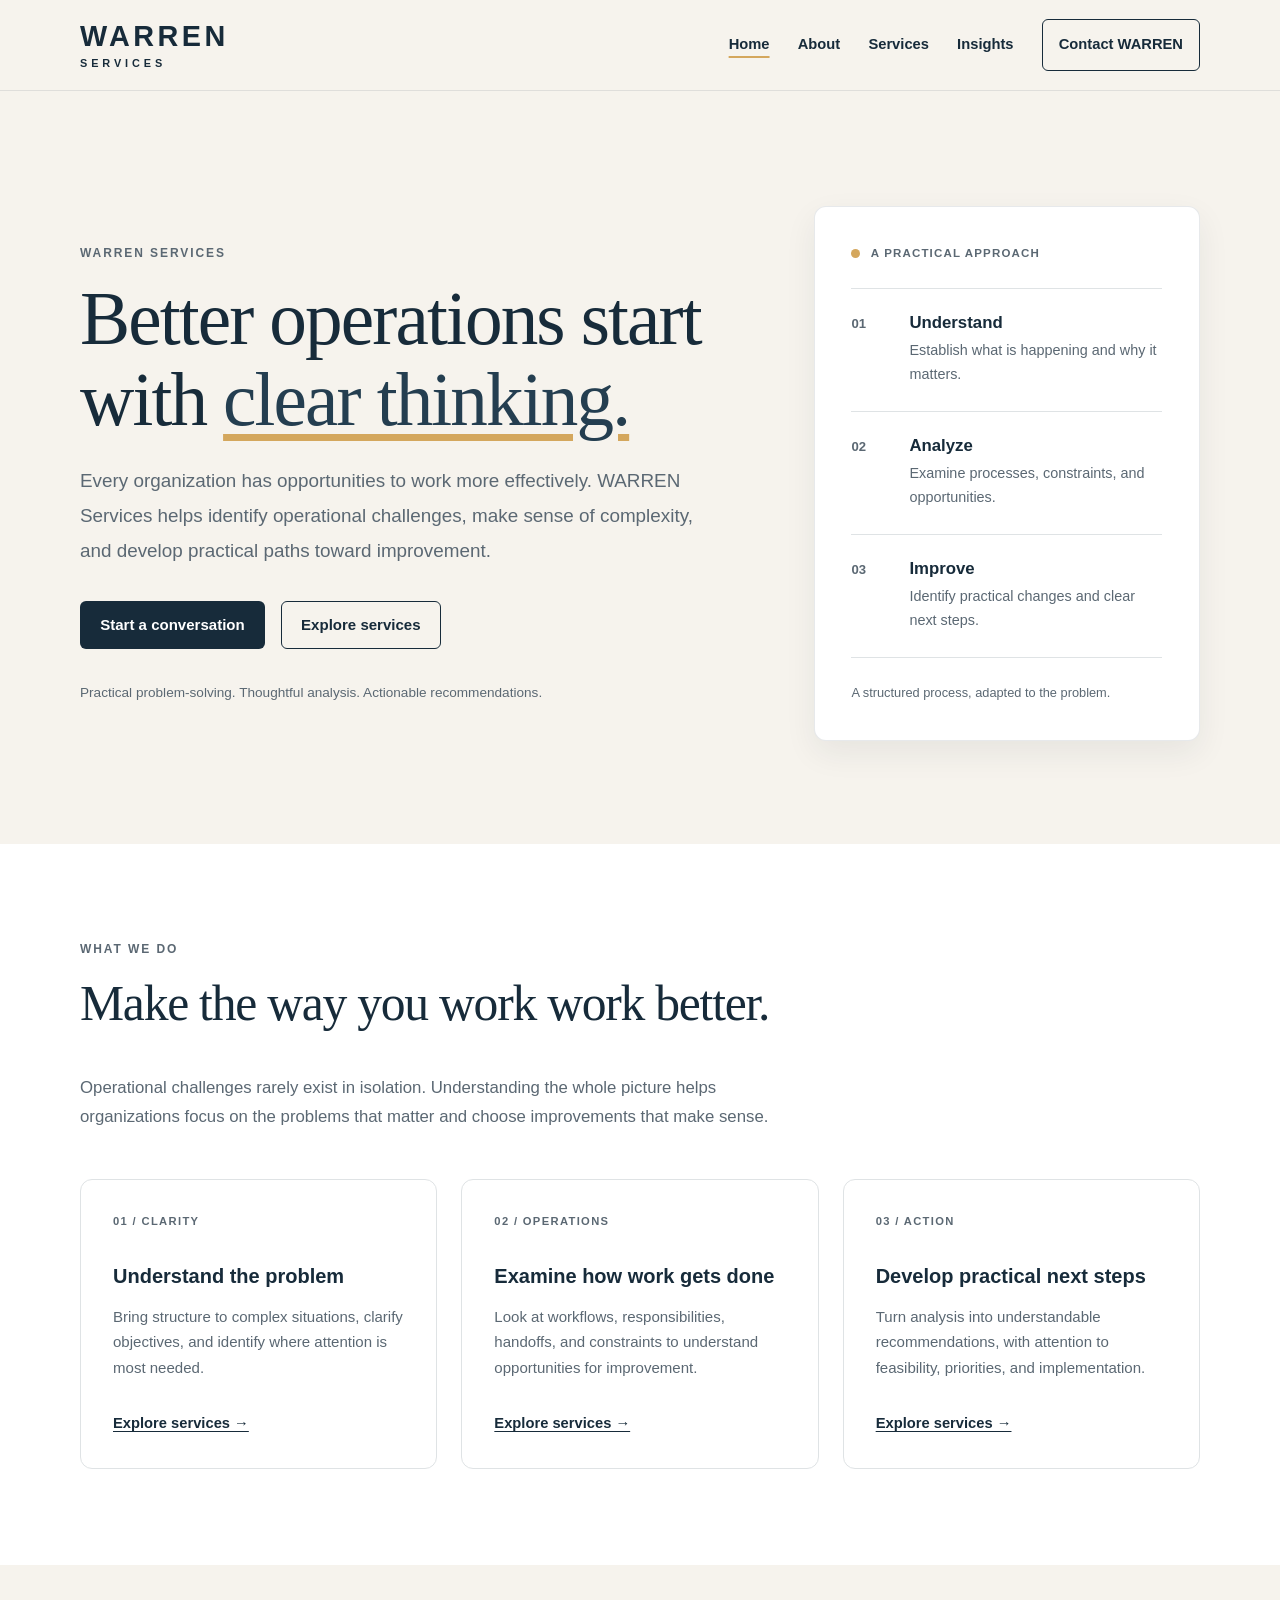
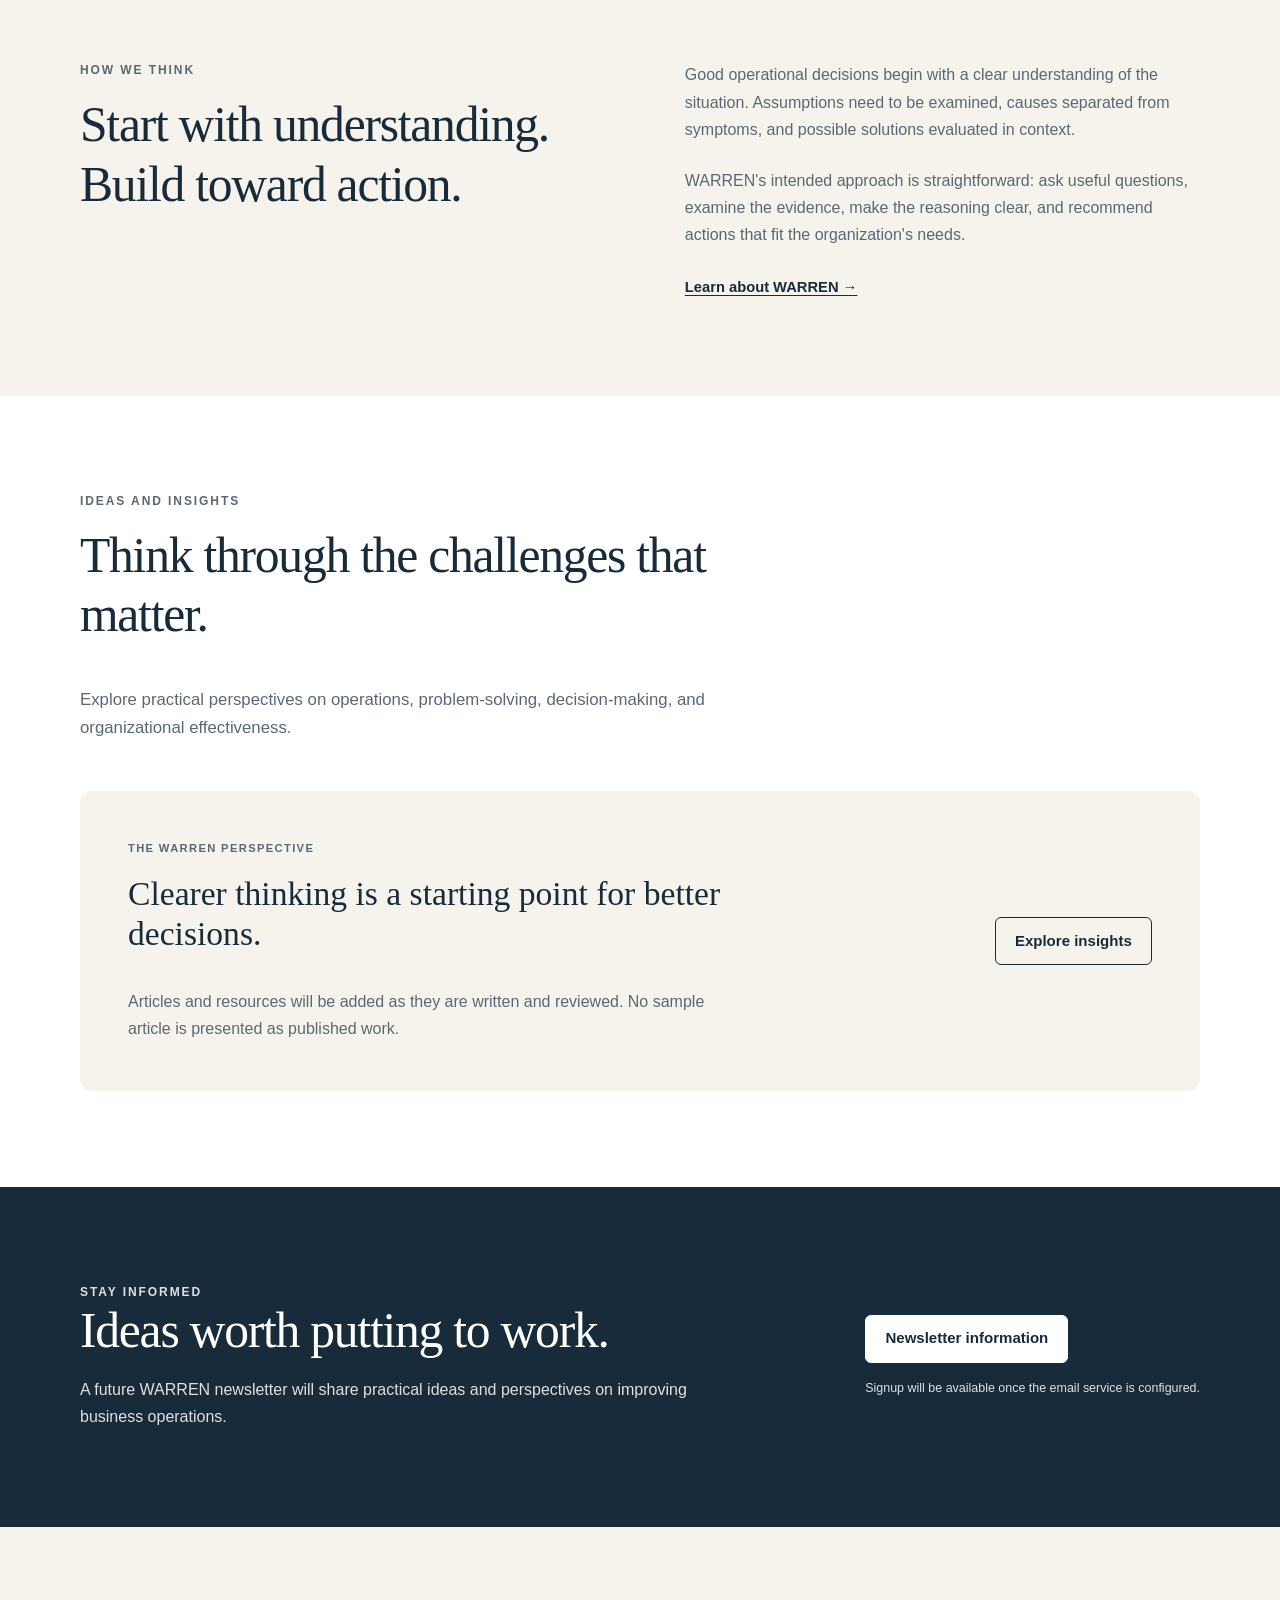
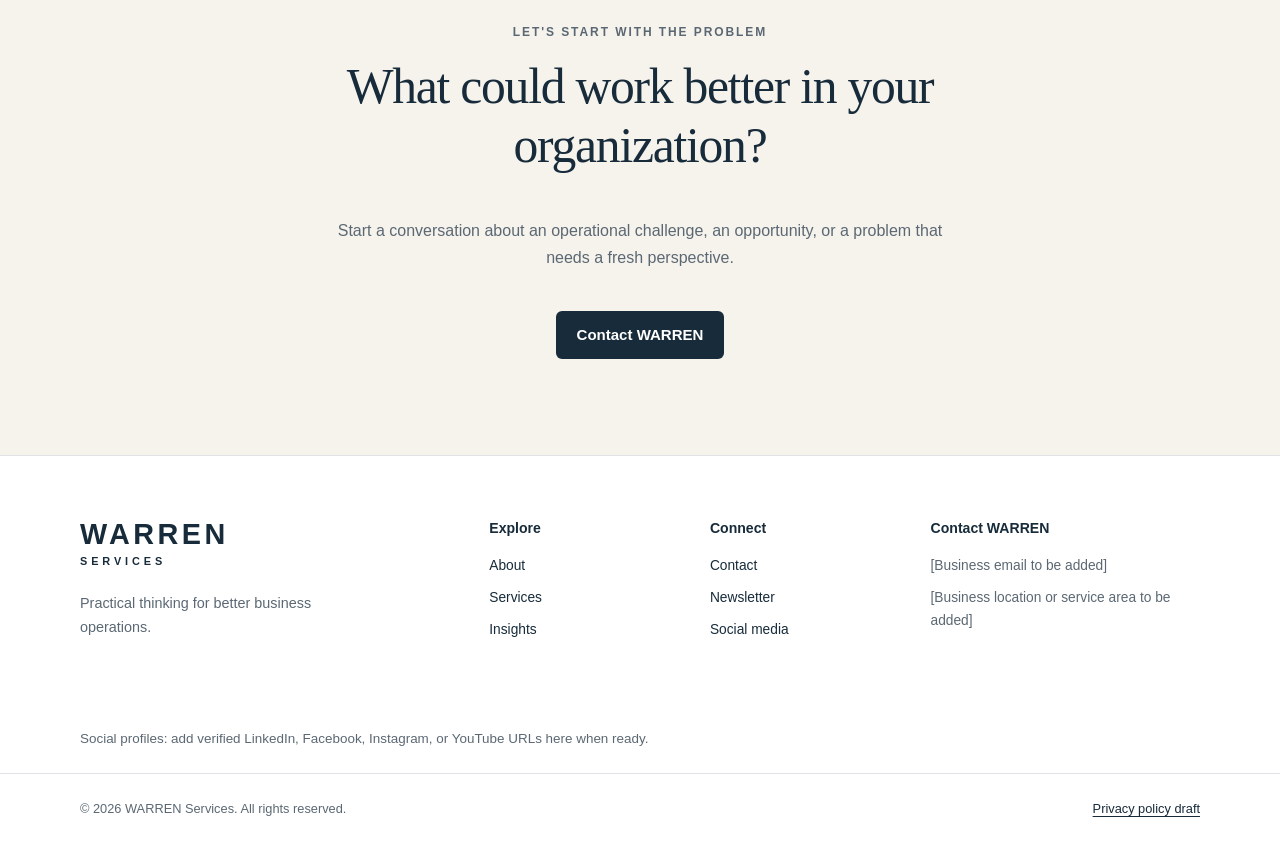
<file: Index.html>
<!DOCTYPE html>
<html lang="en">
<head>
  <meta charset="UTF-8">
  <meta name="viewport" content="width=device-width, initial-scale=1">
  <meta name="theme-color" content="#172B3A">
  <meta name="description" content="WARREN Services helps organizations understand operational challenges, improve processes, and build more effective ways of working.">
  <meta property="og:type" content="website">
  <meta property="og:title" content="WARREN Services | Better Operations, Clearer Decisions">
  <meta property="og:description" content="Practical thinking and structured problem-solving for better business operations.">
  <title>WARREN Services | Better Operations, Clearer Decisions</title>
  <link rel="stylesheet" href="styles.css">
  <script src="script.js" defer></script>
</head>
<body>
  <a class="skip-link" href="#main">Skip to main content</a>

  <header class="site-header">
    <div class="container header-inner">
      <a class="brand" href="index.html" aria-label="WARREN Services home">
        <span class="brand-name">WARREN</span>
        <span class="brand-subtitle">SERVICES</span>
      </a>

      <button
        class="menu-toggle"
        type="button"
        aria-expanded="false"
        aria-controls="primary-navigation"
      >
        <span class="menu-toggle-label">Menu</span>
        <span class="menu-icon" aria-hidden="true">&#9776;</span>
      </button>

      <nav class="primary-navigation" id="primary-navigation"
           aria-label="Main navigation">
        <a href="index.html" aria-current="page">Home</a>
        <a href="about.html">About</a>
        <a href="services.html">Services</a>
        <a href="insights.html">Insights</a>
        <a class="nav-cta" href="contact.html">Contact WARREN</a>
      </nav>
    </div>
  </header>

  <main id="main">
    <section class="hero section">
      <div class="container hero-grid">
        <div class="hero-content">
          <p class="eyebrow">WARREN SERVICES</p>
          <h1>Better operations start with <span class="text-accent">clear thinking.</span></h1>
          <p class="hero-description">
            Every organization has opportunities to work more effectively.
            WARREN Services helps identify operational challenges, make
            sense of complexity, and develop practical paths toward improvement.
          </p>
          <div class="button-group">
            <a class="button button-primary" href="contact.html">
              Start a conversation
            </a>
            <a class="button button-secondary" href="services.html">
              Explore services
            </a>
          </div>
          <p class="hero-note">
            Practical problem-solving. Thoughtful analysis. Actionable recommendations.
          </p>
        </div>

        <div class="hero-panel" aria-label="WARREN's approach">
          <div class="panel-topline">
            <span class="panel-dot" aria-hidden="true"></span>
            A PRACTICAL APPROACH
          </div>
          <div class="approach-step">
            <span class="step-number">01</span>
            <div>
              <h2>Understand</h2>
              <p>Establish what is happening and why it matters.</p>
            </div>
          </div>
          <div class="approach-step">
            <span class="step-number">02</span>
            <div>
              <h2>Analyze</h2>
              <p>Examine processes, constraints, and opportunities.</p>
            </div>
          </div>
          <div class="approach-step">
            <span class="step-number">03</span>
            <div>
              <h2>Improve</h2>
              <p>Identify practical changes and clear next steps.</p>
            </div>
          </div>
          <p class="panel-footnote">A structured process, adapted to the problem.</p>
        </div>
      </div>
    </section>

    <section class="section section-white">
      <div class="container">
        <div class="section-heading">
          <p class="eyebrow">WHAT WE DO</p>
          <h2>Make the way you work work better.</h2>
          <p>
            Operational challenges rarely exist in isolation. Understanding
            the whole picture helps organizations focus on the problems
            that matter and choose improvements that make sense.
          </p>
        </div>

        <div class="card-grid">
          <article class="content-card">
            <span class="card-index">01 / CLARITY</span>
            <h3>Understand the problem</h3>
            <p>
              Bring structure to complex situations, clarify objectives,
              and identify where attention is most needed.
            </p>
            <a class="text-link" href="services.html">Explore services &rarr;</a>
          </article>

          <article class="content-card">
            <span class="card-index">02 / OPERATIONS</span>
            <h3>Examine how work gets done</h3>
            <p>
              Look at workflows, responsibilities, handoffs, and constraints
              to understand opportunities for improvement.
            </p>
            <a class="text-link" href="services.html">Explore services &rarr;</a>
          </article>

          <article class="content-card">
            <span class="card-index">03 / ACTION</span>
            <h3>Develop practical next steps</h3>
            <p>
              Turn analysis into understandable recommendations, with
              attention to feasibility, priorities, and implementation.
            </p>
            <a class="text-link" href="services.html">Explore services &rarr;</a>
          </article>
        </div>
      </div>
    </section>

    <section class="section">
      <div class="container split-section">
        <div>
          <p class="eyebrow">HOW WE THINK</p>
          <h2>Start with understanding. Build toward action.</h2>
        </div>
        <div class="split-copy">
          <p>
            Good operational decisions begin with a clear understanding of
            the situation. Assumptions need to be examined, causes separated
            from symptoms, and possible solutions evaluated in context.
          </p>
          <p>
            WARREN's intended approach is straightforward: ask useful
            questions, examine the evidence, make the reasoning clear,
            and recommend actions that fit the organization's needs.
          </p>
          <a class="text-link" href="about.html">Learn about WARREN &rarr;</a>
        </div>
      </div>
    </section>

    <section class="section section-white">
      <div class="container insights-preview">
        <div class="section-heading">
          <p class="eyebrow">IDEAS AND INSIGHTS</p>
          <h2>Think through the challenges that matter.</h2>
          <p>
            Explore practical perspectives on operations, problem-solving,
            decision-making, and organizational effectiveness.
          </p>
        </div>
        <div class="insights-callout">
          <div>
            <span class="callout-label">THE WARREN PERSPECTIVE</span>
            <h3>Clearer thinking is a starting point for better decisions.</h3>
            <p>
              Articles and resources will be added as they are written
              and reviewed. No sample article is presented as published work.
            </p>
          </div>
          <a class="button button-secondary" href="insights.html">Explore insights</a>
        </div>
      </div>
    </section>

    <section class="section newsletter-section">
      <div class="container newsletter-inner">
        <div>
          <p class="eyebrow">STAY INFORMED</p>
          <h2>Ideas worth putting to work.</h2>
          <p>
            A future WARREN newsletter will share practical ideas and
            perspectives on improving business operations.
          </p>
        </div>
        <div class="newsletter-action">
          <a class="button button-primary" href="newsletter.html">
            Newsletter information
          </a>
          <p class="small-note">
            Signup will be available once the email service is configured.
          </p>
        </div>
      </div>
    </section>

    <section class="section">
      <div class="container closing-cta">
        <p class="eyebrow">LET'S START WITH THE PROBLEM</p>
        <h2>What could work better in your organization?</h2>
        <p>
          Start a conversation about an operational challenge,
          an opportunity, or a problem that needs a fresh perspective.
        </p>
        <a class="button button-primary" href="contact.html">
          Contact WARREN
        </a>
      </div>
    </section>
  </main>

  <footer class="site-footer">
    <div class="container footer-main">
      <div class="footer-brand">
        <a class="brand brand-footer" href="index.html">
          <span class="brand-name">WARREN</span>
          <span class="brand-subtitle">SERVICES</span>
        </a>
        <p>
          Practical thinking for better business operations.
        </p>
      </div>

      <div class="footer-column">
        <h2>Explore</h2>
        <a href="about.html">About</a>
        <a href="services.html">Services</a>
        <a href="insights.html">Insights</a>
      </div>

      <div class="footer-column">
        <h2>Connect</h2>
        <a href="contact.html">Contact</a>
        <a href="newsletter.html">Newsletter</a>
        <!-- Replace # with verified profile URLs before publishing. -->
        <a href="#social-links" aria-label="Social media links below">Social media</a>
      </div>

      <div class="footer-column">
        <h2>Contact WARREN</h2>
        <!-- Replace these placeholders with approved business contact details. -->
        <p class="placeholder-note">[Business email to be added]</p>
        <p class="placeholder-note">[Business location or service area to be added]</p>
      </div>
    </div>

    <div class="container social-placeholder" id="social-links">
      <p class="small-note">
        Social profiles: add verified LinkedIn, Facebook, Instagram, or YouTube URLs here when ready.
      </p>
    </div>

    <div class="footer-bottom">
      <div class="container footer-bottom-inner">
        <p>&copy; <span id="current-year">2026</span> WARREN Services. All rights reserved.</p>
        <a href="privacy.html">Privacy policy draft</a>
      </div>
    </div>
  </footer>
</body>
</html>
</file>
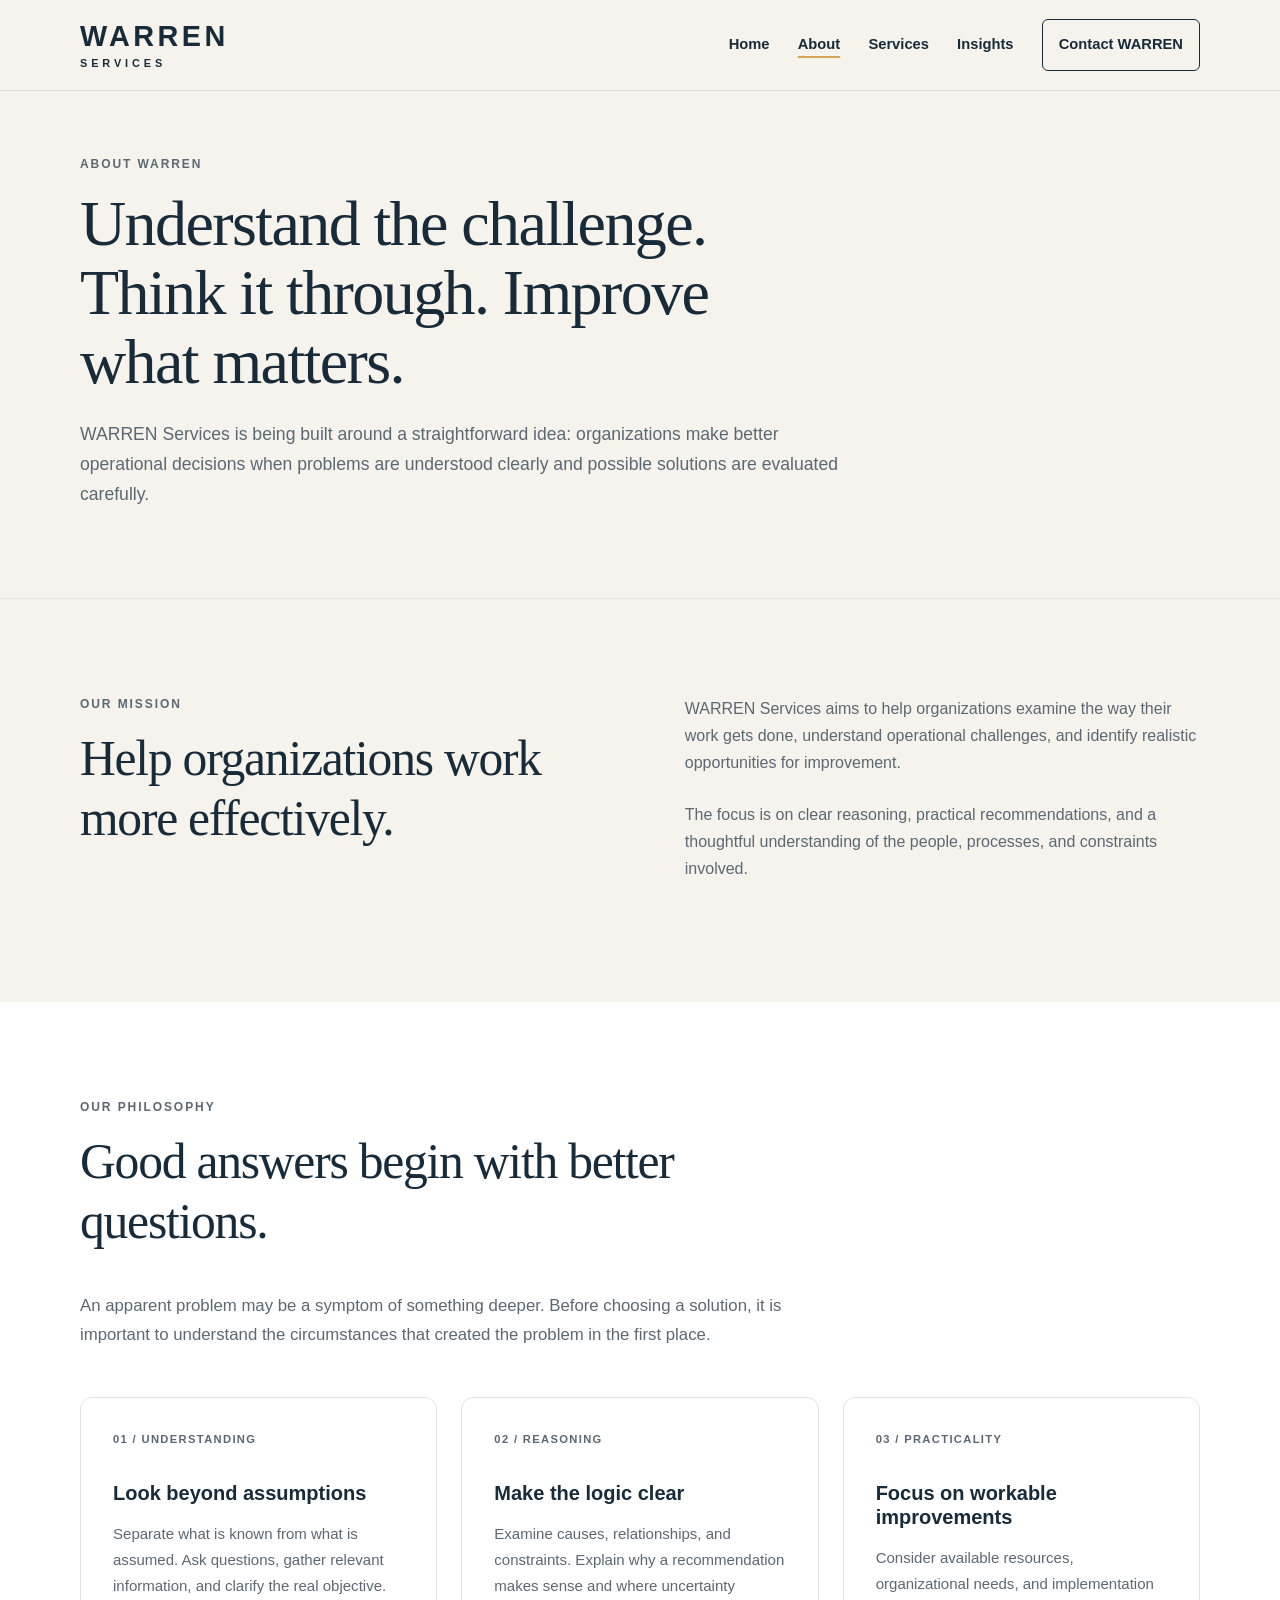
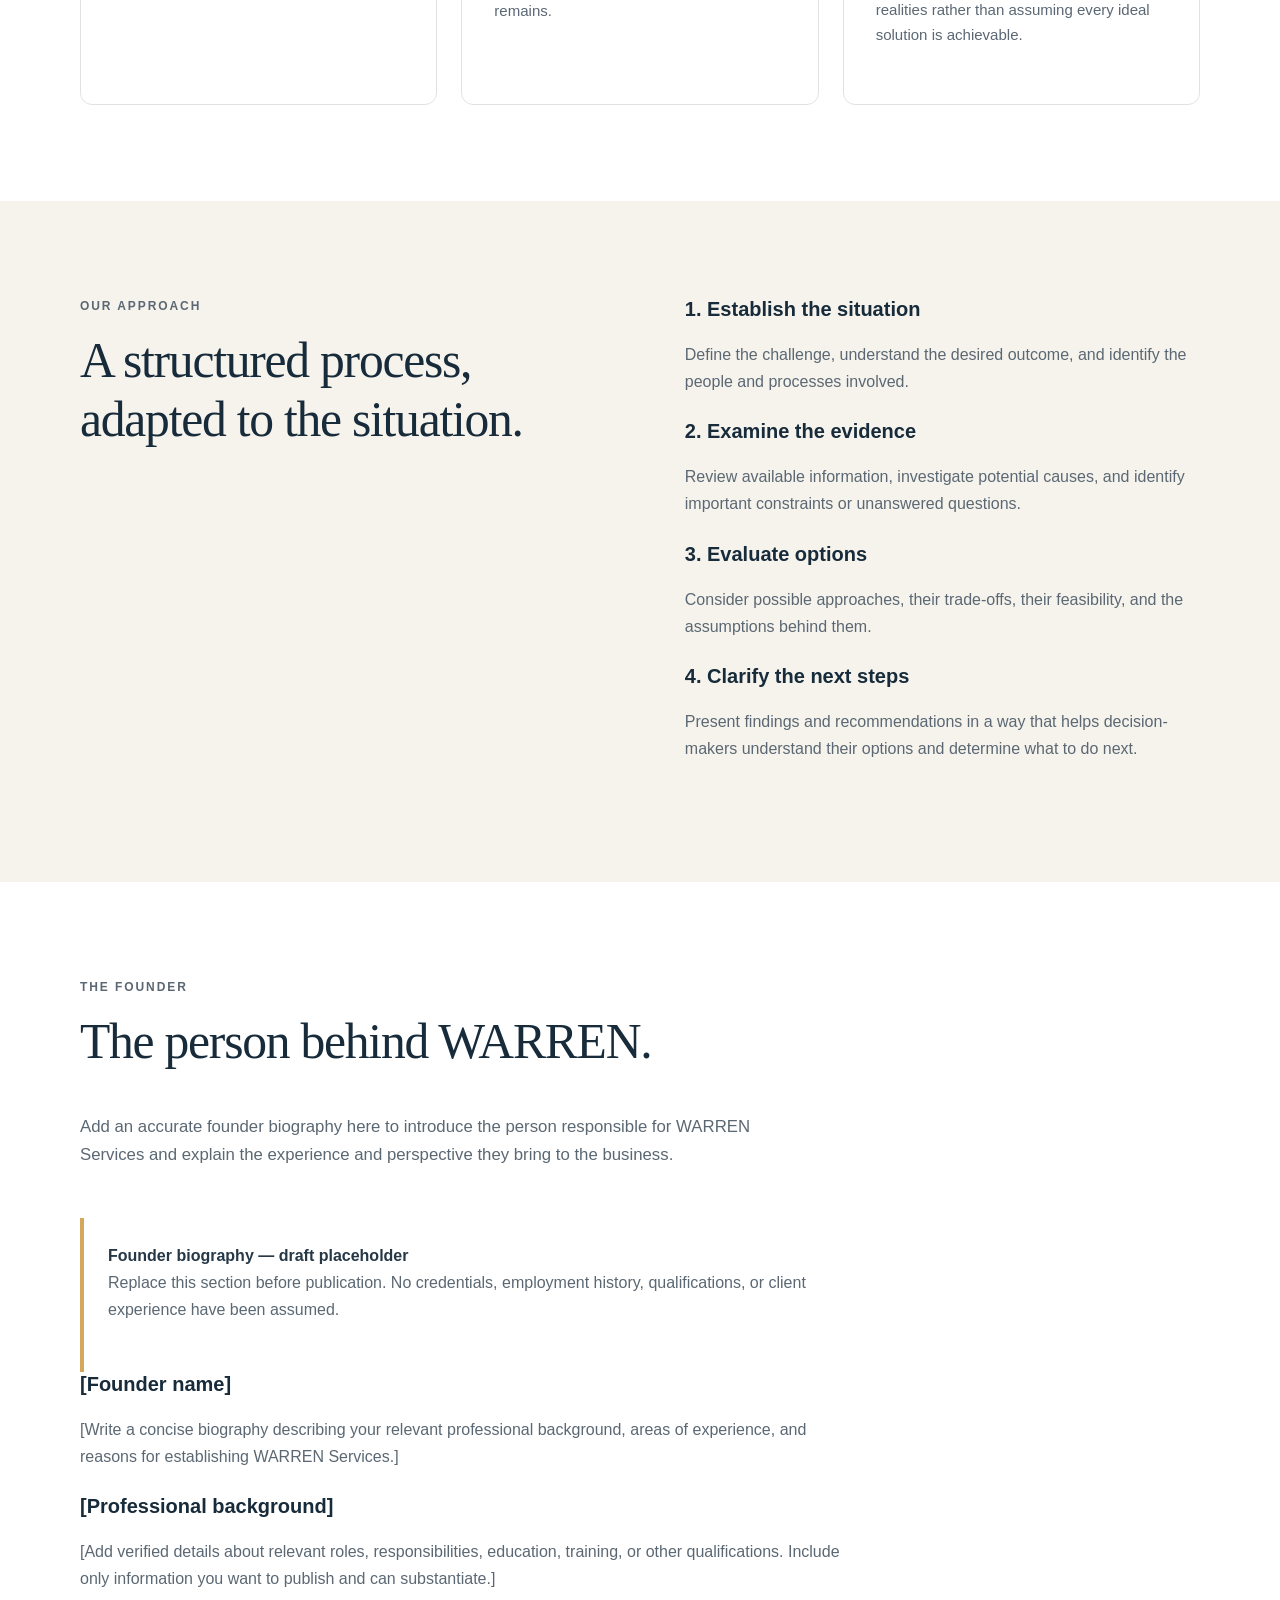
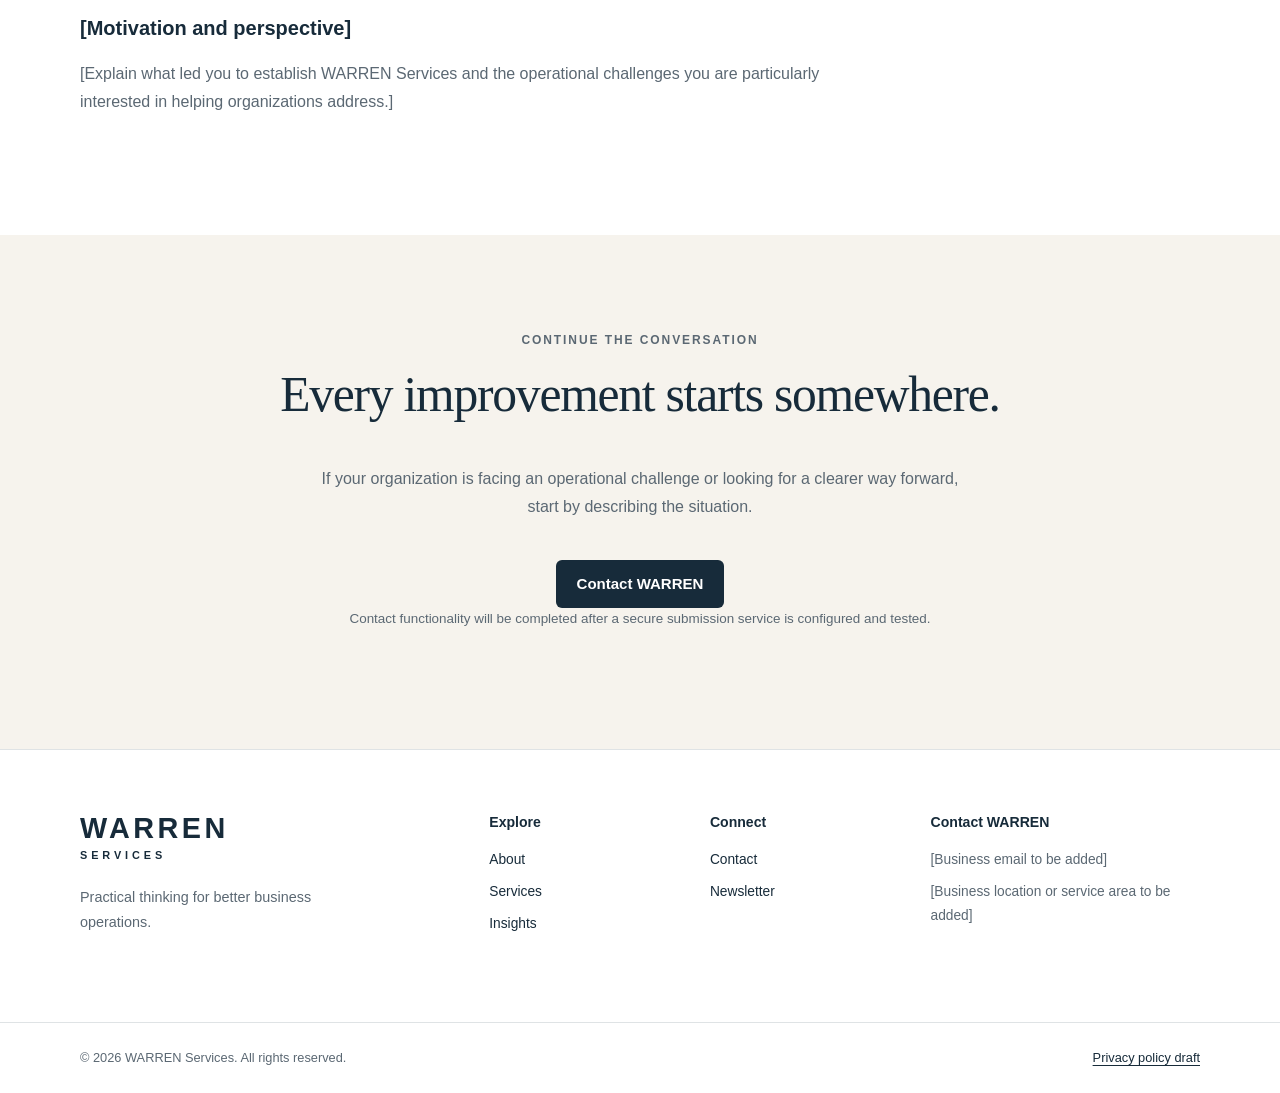
<file: About.html>
<!DOCTYPE html>
<html lang="en">
<head>
  <meta charset="UTF-8">
  <meta name="viewport" content="width=device-width, initial-scale=1">
  <meta name="theme-color" content="#172B3A">
  <meta name="description" content="Learn about WARREN Services, its practical approach to operational problem-solving, and its philosophy for improving how organizations work.">
  <meta property="og:type" content="website">
  <meta property="og:title" content="About WARREN Services">
  <meta property="og:description" content="Practical thinking, clear analysis, and thoughtful approaches to business operations.">
  <title>About WARREN Services | Our Approach</title>
  <link rel="stylesheet" href="styles.css">
  <script src="script.js" defer></script>
</head>
<body>
  <a class="skip-link" href="#main">Skip to main content</a>

  <header class="site-header">
    <div class="container header-inner">
      <a class="brand" href="index.html" aria-label="WARREN Services home">
        <span class="brand-name">WARREN</span>
        <span class="brand-subtitle">SERVICES</span>
      </a>

      <button
        class="menu-toggle"
        type="button"
        aria-expanded="false"
        aria-controls="primary-navigation"
      >
        <span class="menu-toggle-label">Menu</span>
        <span class="menu-icon" aria-hidden="true">&#9776;</span>
      </button>

      <nav class="primary-navigation" id="primary-navigation"
           aria-label="Main navigation">
        <a href="index.html">Home</a>
        <a href="about.html" aria-current="page">About</a>
        <a href="services.html">Services</a>
        <a href="insights.html">Insights</a>
        <a class="nav-cta" href="contact.html">Contact WARREN</a>
      </nav>
    </div>
  </header>

  <main id="main">
    <section class="page-hero">
      <div class="container">
        <p class="eyebrow">ABOUT WARREN</p>
        <h1>Understand the challenge. Think it through. Improve what matters.</h1>
        <p class="page-intro">
          WARREN Services is being built around a straightforward idea:
          organizations make better operational decisions when problems
          are understood clearly and possible solutions are evaluated carefully.
        </p>
      </div>
    </section>

    <section class="section">
      <div class="container split-section">
        <div>
          <p class="eyebrow">OUR MISSION</p>
          <h2>Help organizations work more effectively.</h2>
        </div>
        <div class="split-copy">
          <p>
            WARREN Services aims to help organizations examine the way
            their work gets done, understand operational challenges, and
            identify realistic opportunities for improvement.
          </p>
          <p>
            The focus is on clear reasoning, practical recommendations,
            and a thoughtful understanding of the people, processes,
            and constraints involved.
          </p>
        </div>
      </div>
    </section>

    <section class="section section-white">
      <div class="container">
        <div class="section-heading">
          <p class="eyebrow">OUR PHILOSOPHY</p>
          <h2>Good answers begin with better questions.</h2>
          <p>
            An apparent problem may be a symptom of something deeper.
            Before choosing a solution, it is important to understand
            the circumstances that created the problem in the first place.
          </p>
        </div>

        <div class="card-grid">
          <article class="content-card">
            <span class="card-index">01 / UNDERSTANDING</span>
            <h3>Look beyond assumptions</h3>
            <p>
              Separate what is known from what is assumed. Ask questions,
              gather relevant information, and clarify the real objective.
            </p>
          </article>

          <article class="content-card">
            <span class="card-index">02 / REASONING</span>
            <h3>Make the logic clear</h3>
            <p>
              Examine causes, relationships, and constraints. Explain
              why a recommendation makes sense and where uncertainty remains.
            </p>
          </article>

          <article class="content-card">
            <span class="card-index">03 / PRACTICALITY</span>
            <h3>Focus on workable improvements</h3>
            <p>
              Consider available resources, organizational needs, and
              implementation realities rather than assuming every ideal
              solution is achievable.
            </p>
          </article>
        </div>
      </div>
    </section>

    <section class="section">
      <div class="container split-section">
        <div>
          <p class="eyebrow">OUR APPROACH</p>
          <h2>A structured process, adapted to the situation.</h2>
        </div>
        <div class="split-copy">
          <h3>1. Establish the situation</h3>
          <p>
            Define the challenge, understand the desired outcome, and
            identify the people and processes involved.
          </p>

          <h3>2. Examine the evidence</h3>
          <p>
            Review available information, investigate potential causes,
            and identify important constraints or unanswered questions.
          </p>

          <h3>3. Evaluate options</h3>
          <p>
            Consider possible approaches, their trade-offs, their
            feasibility, and the assumptions behind them.
          </p>

          <h3>4. Clarify the next steps</h3>
          <p>
            Present findings and recommendations in a way that helps
            decision-makers understand their options and determine
            what to do next.
          </p>
        </div>
      </div>
    </section>

    <section class="section section-white">
      <div class="container">
        <div class="section-heading">
          <p class="eyebrow">THE FOUNDER</p>
          <h2>The person behind WARREN.</h2>
          <p>
            Add an accurate founder biography here to introduce the
            person responsible for WARREN Services and explain the
            experience and perspective they bring to the business.
          </p>
        </div>

        <div class="prose">
          <div class="draft-notice">
            <strong>Founder biography — draft placeholder</strong>
            <p>
              Replace this section before publication. No credentials,
              employment history, qualifications, or client experience
              have been assumed.
            </p>
          </div>

          <h3>[Founder name]</h3>
          <p>
            [Write a concise biography describing your relevant professional
            background, areas of experience, and reasons for establishing
            WARREN Services.]
          </p>

          <h3>[Professional background]</h3>
          <p>
            [Add verified details about relevant roles, responsibilities,
            education, training, or other qualifications. Include only
            information you want to publish and can substantiate.]
          </p>

          <h3>[Motivation and perspective]</h3>
          <p>
            [Explain what led you to establish WARREN Services and the
            operational challenges you are particularly interested in helping
            organizations address.]
          </p>
        </div>
      </div>
    </section>

    <section class="section">
      <div class="container closing-cta">
        <p class="eyebrow">CONTINUE THE CONVERSATION</p>
        <h2>Every improvement starts somewhere.</h2>
        <p>
          If your organization is facing an operational challenge or
          looking for a clearer way forward, start by describing the situation.
        </p>
        <a class="button button-primary" href="contact.html">Contact WARREN</a>
        <p class="small-note">
          Contact functionality will be completed after a secure submission
          service is configured and tested.
        </p>
      </div>
    </section>
  </main>

  <footer class="site-footer">
    <div class="container footer-main">
      <div class="footer-brand">
        <a class="brand brand-footer" href="index.html">
          <span class="brand-name">WARREN</span>
          <span class="brand-subtitle">SERVICES</span>
        </a>
        <p>Practical thinking for better business operations.</p>
      </div>

      <div class="footer-column">
        <h2>Explore</h2>
        <a href="about.html" aria-current="page">About</a>
        <a href="services.html">Services</a>
        <a href="insights.html">Insights</a>
      </div>

      <div class="footer-column">
        <h2>Connect</h2>
        <a href="contact.html">Contact</a>
        <a href="newsletter.html">Newsletter</a>
      </div>

      <div class="footer-column">
        <h2>Contact WARREN</h2>
        <p class="placeholder-note">[Business email to be added]</p>
        <p class="placeholder-note">[Business location or service area to be added]</p>
      </div>
    </div>

    <div class="footer-bottom">
      <div class="container footer-bottom-inner">
        <p>&copy; <span id="current-year">2026</span> WARREN Services. All rights reserved.</p>
        <a href="privacy.html">Privacy policy draft</a>
      </div>
    </div>
  </footer>
</body>
</html>
</file>
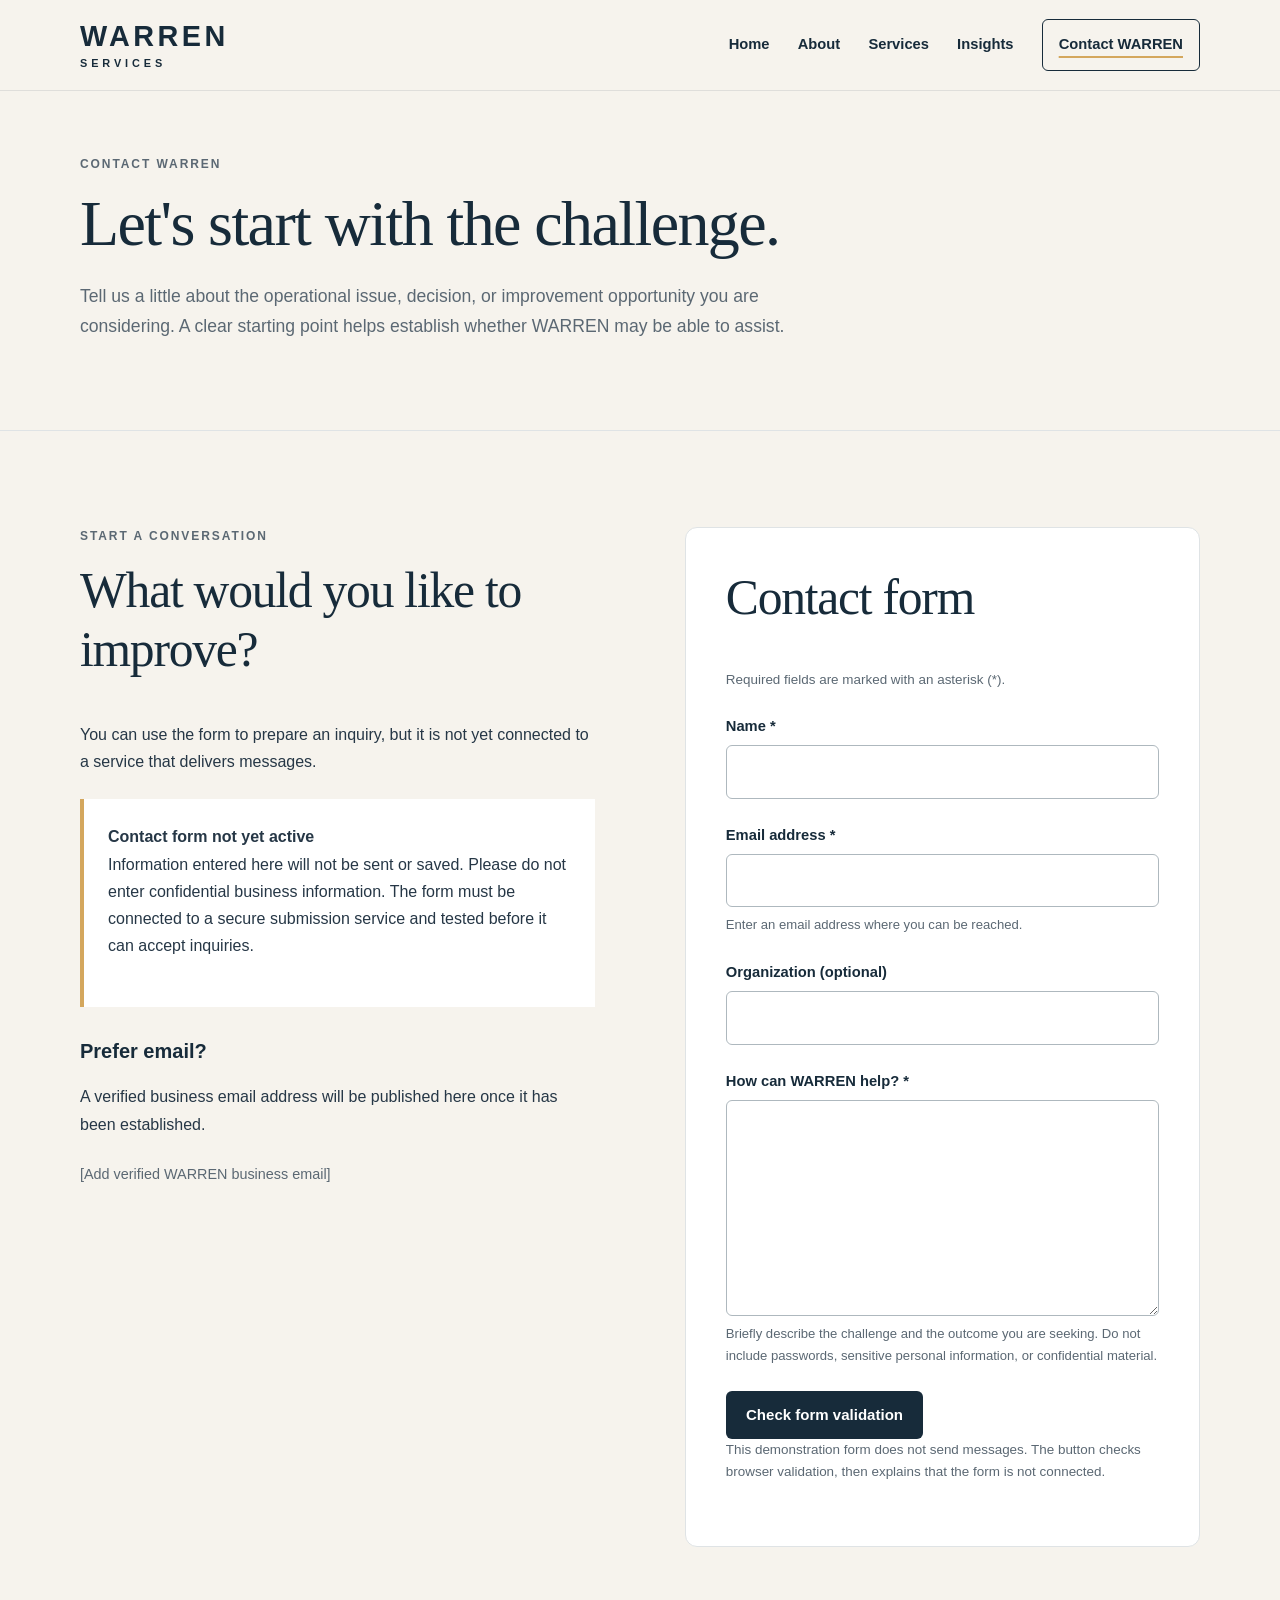
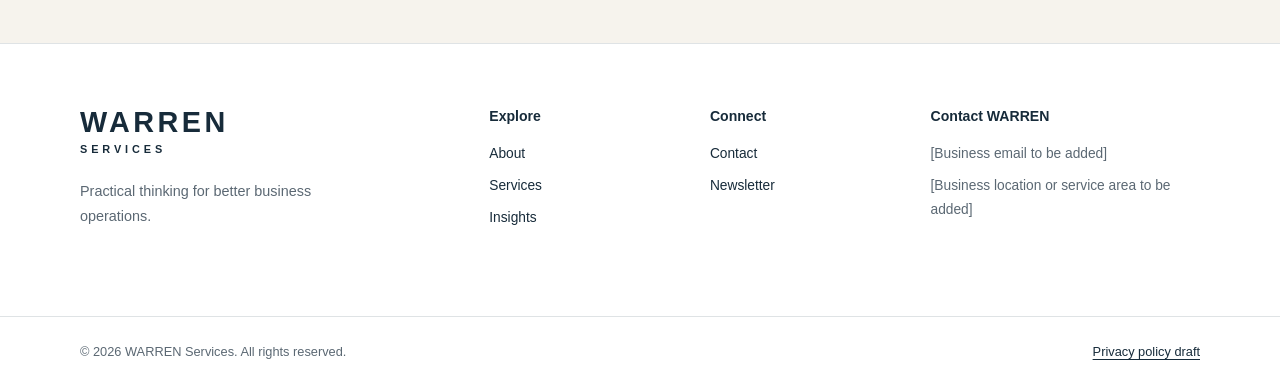
<file: contact.html>
<!DOCTYPE html>
<html lang="en">
<head>
  <meta charset="UTF-8">
  <meta name="viewport" content="width=device-width, initial-scale=1">
  <meta name="theme-color" content="#172B3A">
  <meta name="description" content="Contact WARREN Services to discuss business operations, process improvement, problem-solving, and potential consulting needs.">
  <meta property="og:type" content="website">
  <meta property="og:title" content="Contact WARREN Services">
  <meta property="og:description" content="Start a conversation about an operational challenge or improvement opportunity.">
  <title>Contact WARREN Services</title>
  <link rel="stylesheet" href="styles.css">
  <script src="script.js" defer></script>
</head>
<body>
  <a class="skip-link" href="#main">Skip to main content</a>

  <header class="site-header">
    <div class="container header-inner">
      <a class="brand" href="index.html" aria-label="WARREN Services home">
        <span class="brand-name">WARREN</span>
        <span class="brand-subtitle">SERVICES</span>
      </a>

      <button class="menu-toggle" type="button"
              aria-expanded="false" aria-controls="primary-navigation">
        <span class="menu-toggle-label">Menu</span>
        <span class="menu-icon" aria-hidden="true">&#9776;</span>
      </button>

      <nav class="primary-navigation" id="primary-navigation"
           aria-label="Main navigation">
        <a href="index.html">Home</a>
        <a href="about.html">About</a>
        <a href="services.html">Services</a>
        <a href="insights.html">Insights</a>
        <a class="nav-cta" href="contact.html" aria-current="page">Contact WARREN</a>
      </nav>
    </div>
  </header>

  <main id="main">
    <section class="page-hero">
      <div class="container">
        <p class="eyebrow">CONTACT WARREN</p>
        <h1>Let's start with the challenge.</h1>
        <p class="page-intro">
          Tell us a little about the operational issue, decision,
          or improvement opportunity you are considering. A clear
          starting point helps establish whether WARREN may be able
          to assist.
        </p>
      </div>
    </section>

    <section class="section">
      <div class="container split-section">
        <div>
          <p class="eyebrow">START A CONVERSATION</p>
          <h2>What would you like to improve?</h2>
          <p>
            You can use the form to prepare an inquiry, but it is not
            yet connected to a service that delivers messages.
          </p>

          <div class="draft-notice">
            <strong>Contact form not yet active</strong>
            <p>
              Information entered here will not be sent or saved.
              Please do not enter confidential business information.
              The form must be connected to a secure submission service
              and tested before it can accept inquiries.
            </p>
          </div>

          <h3 style="margin-top: 2rem;">Prefer email?</h3>
          <p>
            A verified business email address will be published here
            once it has been established.
          </p>
          <p class="placeholder-note">[Add verified WARREN business email]</p>
        </div>

        <div class="form-panel">
          <h2>Contact form</h2>
          <p class="small-note">
            Required fields are marked with an asterisk (*).
          </p>

          <form
            id="contact-form"
            data-status="contact-status"
            data-configured="false"
          >
            <div class="form-field">
              <label for="contact-name">Name *</label>
              <input
                id="contact-name"
                name="name"
                type="text"
                autocomplete="name"
                maxlength="100"
                required
              >
            </div>

            <div class="form-field">
              <label for="contact-email">Email address *</label>
              <input
                id="contact-email"
                name="email"
                type="email"
                autocomplete="email"
                maxlength="254"
                required
                aria-describedby="contact-email-help"
              >
              <span class="form-help" id="contact-email-help">
                Enter an email address where you can be reached.
              </span>
            </div>

            <div class="form-field">
              <label for="contact-organization">Organization (optional)</label>
              <input
                id="contact-organization"
                name="organization"
                type="text"
                autocomplete="organization"
                maxlength="150"
              >
            </div>

            <div class="form-field">
              <label for="contact-message">How can WARREN help? *</label>
              <textarea
                id="contact-message"
                name="message"
                rows="7"
                minlength="10"
                maxlength="5000"
                required
                aria-describedby="contact-message-help"
              ></textarea>
              <span class="form-help" id="contact-message-help">
                Briefly describe the challenge and the outcome you are seeking.
                Do not include passwords, sensitive personal information,
                or confidential material.
              </span>
            </div>

            <button class="button button-primary" type="submit">
              Check form validation
            </button>

            <p class="form-status" id="contact-status" aria-live="polite"></p>
            <p class="small-note">
              This demonstration form does not send messages. The button
              checks browser validation, then explains that the form is
              not connected.
            </p>
          </form>
        </div>
      </div>
    </section>
  </main>

  <footer class="site-footer">
    <div class="container footer-main">
      <div class="footer-brand">
        <a class="brand brand-footer" href="index.html">
          <span class="brand-name">WARREN</span>
          <span class="brand-subtitle">SERVICES</span>
        </a>
        <p>Practical thinking for better business operations.</p>
      </div>

      <div class="footer-column">
        <h2>Explore</h2>
        <a href="about.html">About</a>
        <a href="services.html">Services</a>
        <a href="insights.html">Insights</a>
      </div>

      <div class="footer-column">
        <h2>Connect</h2>
        <a href="contact.html" aria-current="page">Contact</a>
        <a href="newsletter.html">Newsletter</a>
      </div>

      <div class="footer-column">
        <h2>Contact WARREN</h2>
        <p class="placeholder-note">[Business email to be added]</p>
        <p class="placeholder-note">[Business location or service area to be added]</p>
      </div>
    </div>

    <div class="footer-bottom">
      <div class="container footer-bottom-inner">
        <p>&copy; <span id="current-year">2026</span> WARREN Services. All rights reserved.</p>
        <a href="privacy.html">Privacy policy draft</a>
      </div>
    </div>
  </footer>
</body>
</html>
</file>
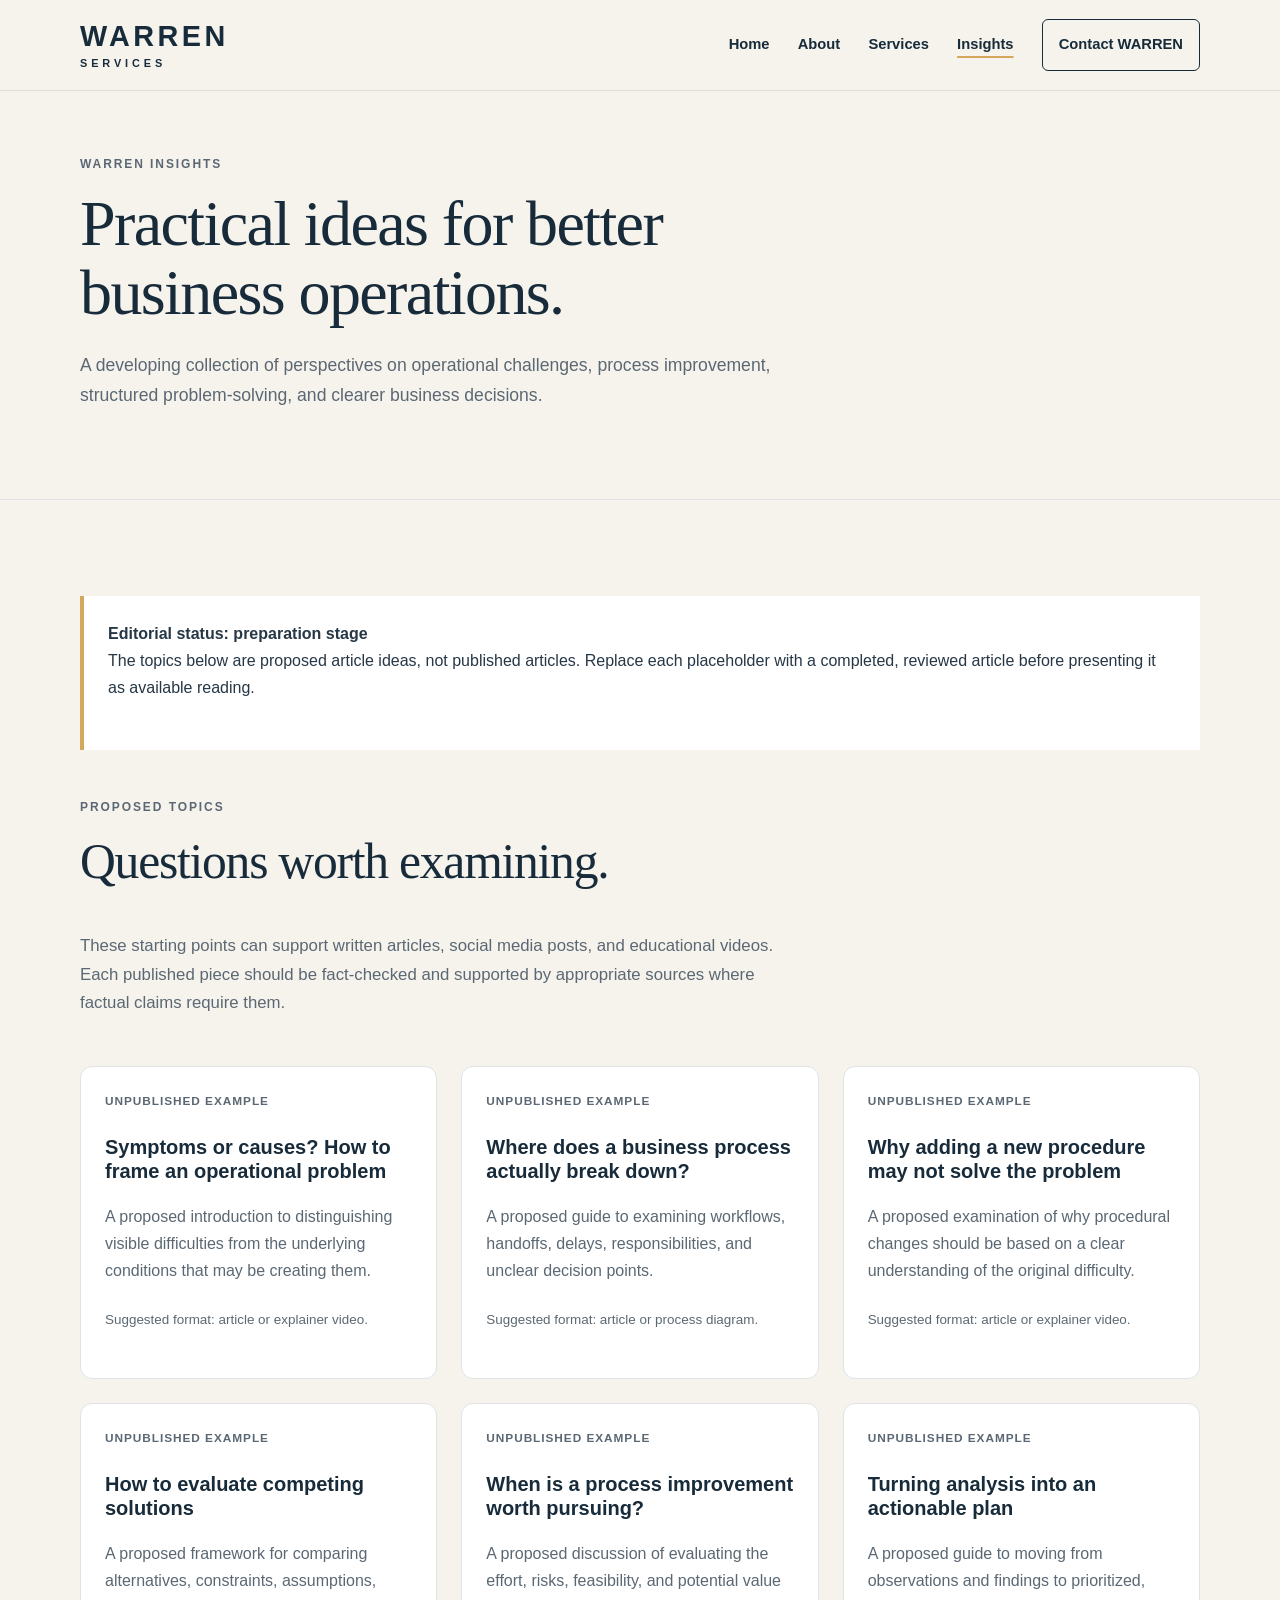
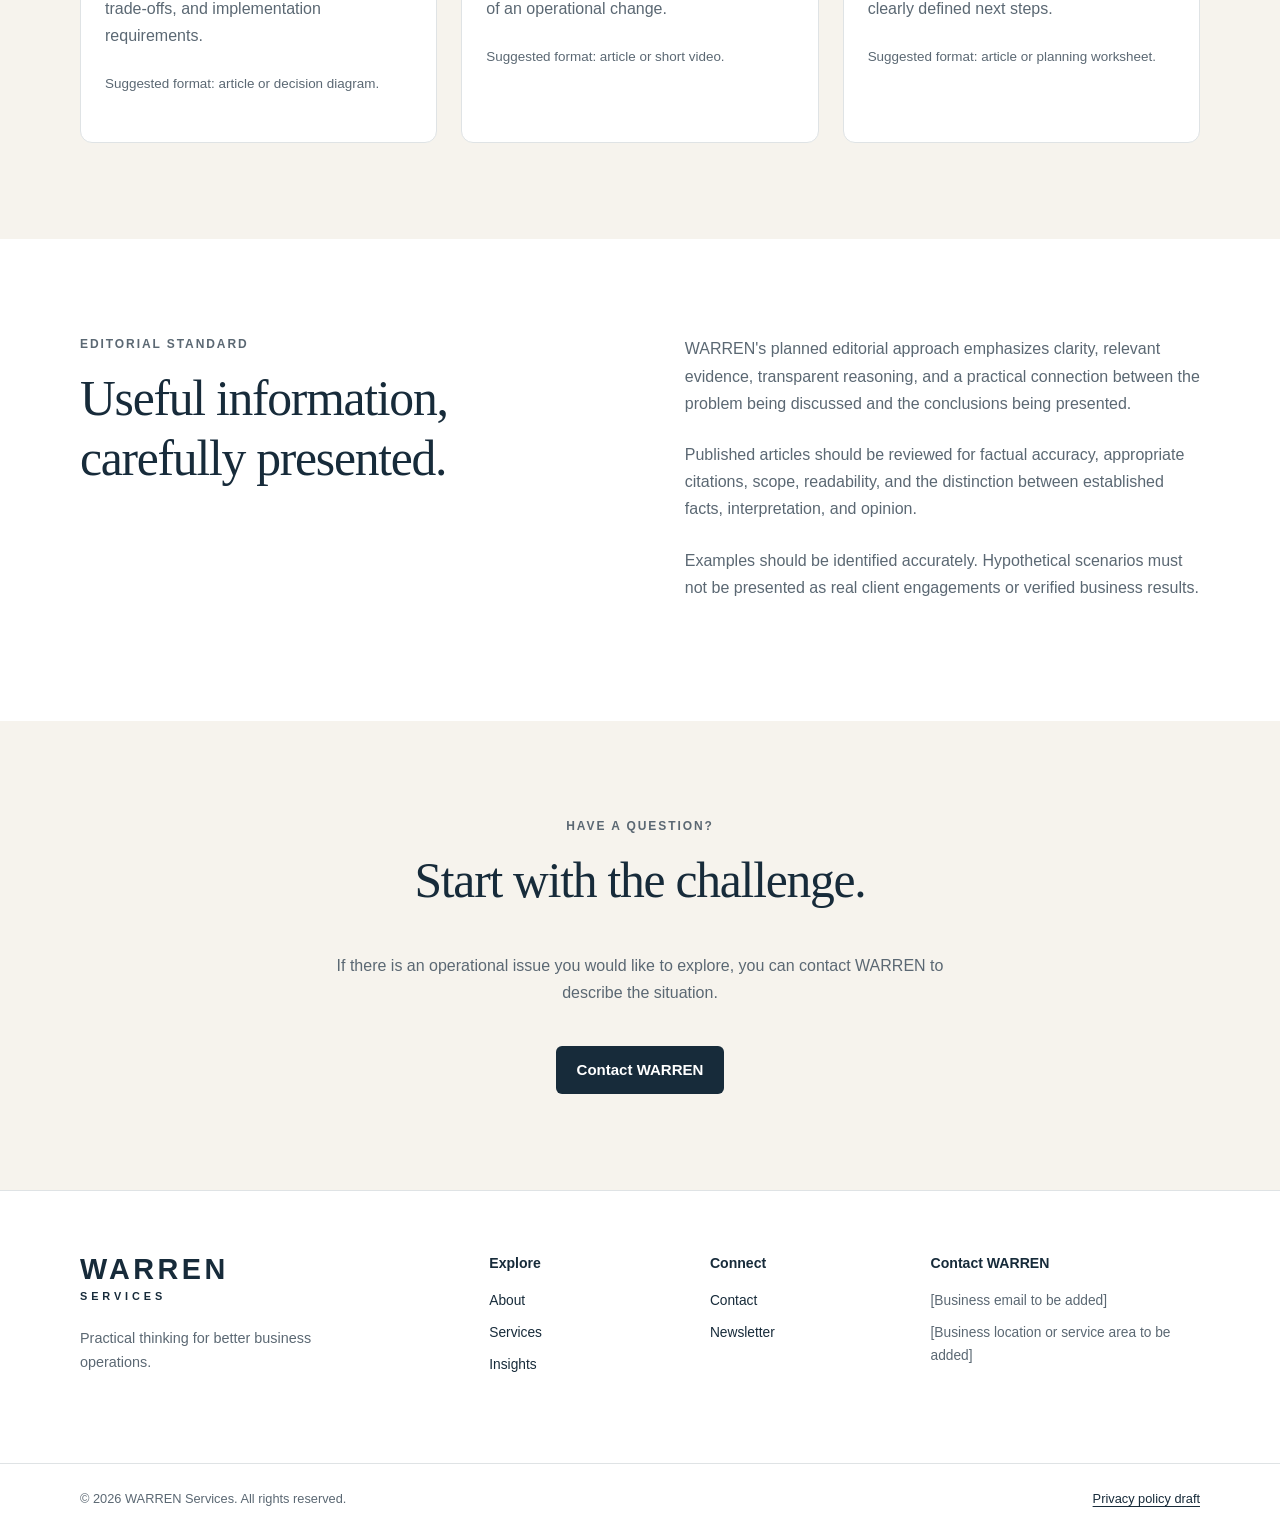
<file: insights.html>
<!DOCTYPE html>
<html lang="en">
<head>
  <meta charset="UTF-8">
  <meta name="viewport" content="width=device-width, initial-scale=1">
  <meta name="theme-color" content="#172B3A">
  <meta name="description" content="Explore WARREN Services' planned articles and practical perspectives on business operations, process improvement, decision-making, and problem-solving.">
  <meta property="og:type" content="website">
  <meta property="og:title" content="Insights | WARREN Services">
  <meta property="og:description" content="Practical ideas for understanding operational challenges and improving how organizations work.">
  <title>Insights | WARREN Services</title>
  <link rel="stylesheet" href="styles.css">
  <script src="script.js" defer></script>
</head>
<body>
  <a class="skip-link" href="#main">Skip to main content</a>

  <header class="site-header">
    <div class="container header-inner">
      <a class="brand" href="index.html" aria-label="WARREN Services home">
        <span class="brand-name">WARREN</span>
        <span class="brand-subtitle">SERVICES</span>
      </a>

      <button class="menu-toggle" type="button"
              aria-expanded="false" aria-controls="primary-navigation">
        <span class="menu-toggle-label">Menu</span>
        <span class="menu-icon" aria-hidden="true">&#9776;</span>
      </button>

      <nav class="primary-navigation" id="primary-navigation"
           aria-label="Main navigation">
        <a href="index.html">Home</a>
        <a href="about.html">About</a>
        <a href="services.html">Services</a>
        <a href="insights.html" aria-current="page">Insights</a>
        <a class="nav-cta" href="contact.html">Contact WARREN</a>
      </nav>
    </div>
  </header>

  <main id="main">
    <section class="page-hero">
      <div class="container">
        <p class="eyebrow">WARREN INSIGHTS</p>
        <h1>Practical ideas for better business operations.</h1>
        <p class="page-intro">
          A developing collection of perspectives on operational
          challenges, process improvement, structured problem-solving,
          and clearer business decisions.
        </p>
      </div>
    </section>

    <section class="section">
      <div class="container">
        <div class="draft-notice">
          <strong>Editorial status: preparation stage</strong>
          <p>
            The topics below are proposed article ideas, not published
            articles. Replace each placeholder with a completed, reviewed
            article before presenting it as available reading.
          </p>
        </div>

        <div class="section-heading" style="margin-top: 3rem;">
          <p class="eyebrow">PROPOSED TOPICS</p>
          <h2>Questions worth examining.</h2>
          <p>
            These starting points can support written articles, social
            media posts, and educational videos. Each published piece
            should be fact-checked and supported by appropriate sources
            where factual claims require them.
          </p>
        </div>

        <div class="article-grid">
          <article class="article-card">
            <p class="article-status">Unpublished example</p>
            <h3>Symptoms or causes? How to frame an operational problem</h3>
            <p>
              A proposed introduction to distinguishing visible
              difficulties from the underlying conditions that may
              be creating them.
            </p>
            <p class="small-note">Suggested format: article or explainer video.</p>
          </article>

          <article class="article-card">
            <p class="article-status">Unpublished example</p>
            <h3>Where does a business process actually break down?</h3>
            <p>
              A proposed guide to examining workflows, handoffs,
              delays, responsibilities, and unclear decision points.
            </p>
            <p class="small-note">Suggested format: article or process diagram.</p>
          </article>

          <article class="article-card">
            <p class="article-status">Unpublished example</p>
            <h3>Why adding a new procedure may not solve the problem</h3>
            <p>
              A proposed examination of why procedural changes should
              be based on a clear understanding of the original difficulty.
            </p>
            <p class="small-note">Suggested format: article or explainer video.</p>
          </article>

          <article class="article-card">
            <p class="article-status">Unpublished example</p>
            <h3>How to evaluate competing solutions</h3>
            <p>
              A proposed framework for comparing alternatives, constraints,
              assumptions, trade-offs, and implementation requirements.
            </p>
            <p class="small-note">Suggested format: article or decision diagram.</p>
          </article>

          <article class="article-card">
            <p class="article-status">Unpublished example</p>
            <h3>When is a process improvement worth pursuing?</h3>
            <p>
              A proposed discussion of evaluating the effort, risks,
              feasibility, and potential value of an operational change.
            </p>
            <p class="small-note">Suggested format: article or short video.</p>
          </article>

          <article class="article-card">
            <p class="article-status">Unpublished example</p>
            <h3>Turning analysis into an actionable plan</h3>
            <p>
              A proposed guide to moving from observations and findings
              to prioritized, clearly defined next steps.
            </p>
            <p class="small-note">Suggested format: article or planning worksheet.</p>
          </article>
        </div>
      </div>
    </section>

    <section class="section section-white">
      <div class="container split-section">
        <div>
          <p class="eyebrow">EDITORIAL STANDARD</p>
          <h2>Useful information, carefully presented.</h2>
        </div>
        <div class="split-copy">
          <p>
            WARREN's planned editorial approach emphasizes clarity,
            relevant evidence, transparent reasoning, and a practical
            connection between the problem being discussed and the
            conclusions being presented.
          </p>
          <p>
            Published articles should be reviewed for factual accuracy,
            appropriate citations, scope, readability, and the distinction
            between established facts, interpretation, and opinion.
          </p>
          <p>
            Examples should be identified accurately. Hypothetical
            scenarios must not be presented as real client engagements
            or verified business results.
          </p>
        </div>
      </div>
    </section>

    <section class="section">
      <div class="container closing-cta">
        <p class="eyebrow">HAVE A QUESTION?</p>
        <h2>Start with the challenge.</h2>
        <p>
          If there is an operational issue you would like to explore,
          you can contact WARREN to describe the situation.
        </p>
        <a class="button button-primary" href="contact.html">Contact WARREN</a>
      </div>
    </section>
  </main>

  <footer class="site-footer">
    <div class="container footer-main">
      <div class="footer-brand">
        <a class="brand brand-footer" href="index.html">
          <span class="brand-name">WARREN</span>
          <span class="brand-subtitle">SERVICES</span>
        </a>
        <p>Practical thinking for better business operations.</p>
      </div>

      <div class="footer-column">
        <h2>Explore</h2>
        <a href="about.html">About</a>
        <a href="services.html">Services</a>
        <a href="insights.html" aria-current="page">Insights</a>
      </div>

      <div class="footer-column">
        <h2>Connect</h2>
        <a href="contact.html">Contact</a>
        <a href="newsletter.html">Newsletter</a>
      </div>

      <div class="footer-column">
        <h2>Contact WARREN</h2>
        <p class="placeholder-note">[Business email to be added]</p>
        <p class="placeholder-note">[Business location or service area to be added]</p>
      </div>
    </div>

    <div class="footer-bottom">
      <div class="container footer-bottom-inner">
        <p>&copy; <span id="current-year">2026</span> WARREN Services. All rights reserved.</p>
        <a href="privacy.html">Privacy policy draft</a>
      </div>
    </div>
  </footer>
</body>
</html>
</file>
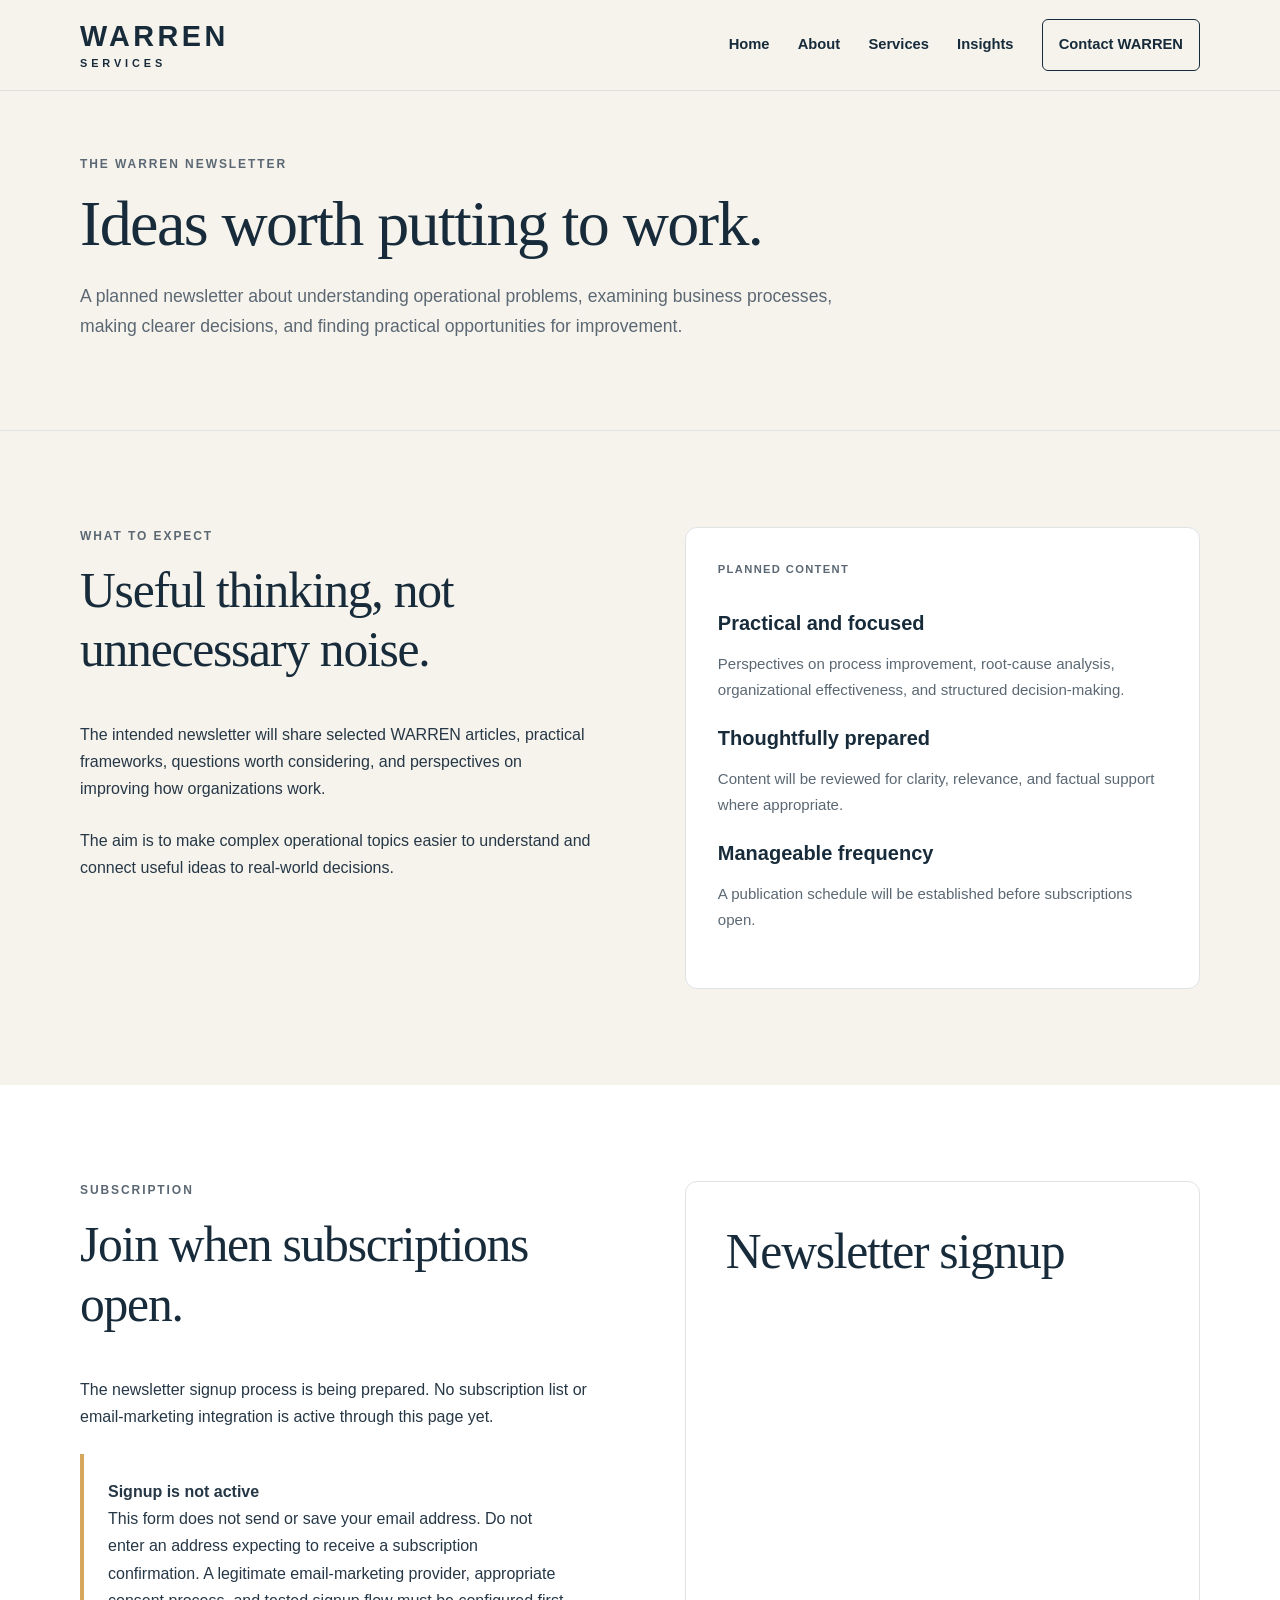
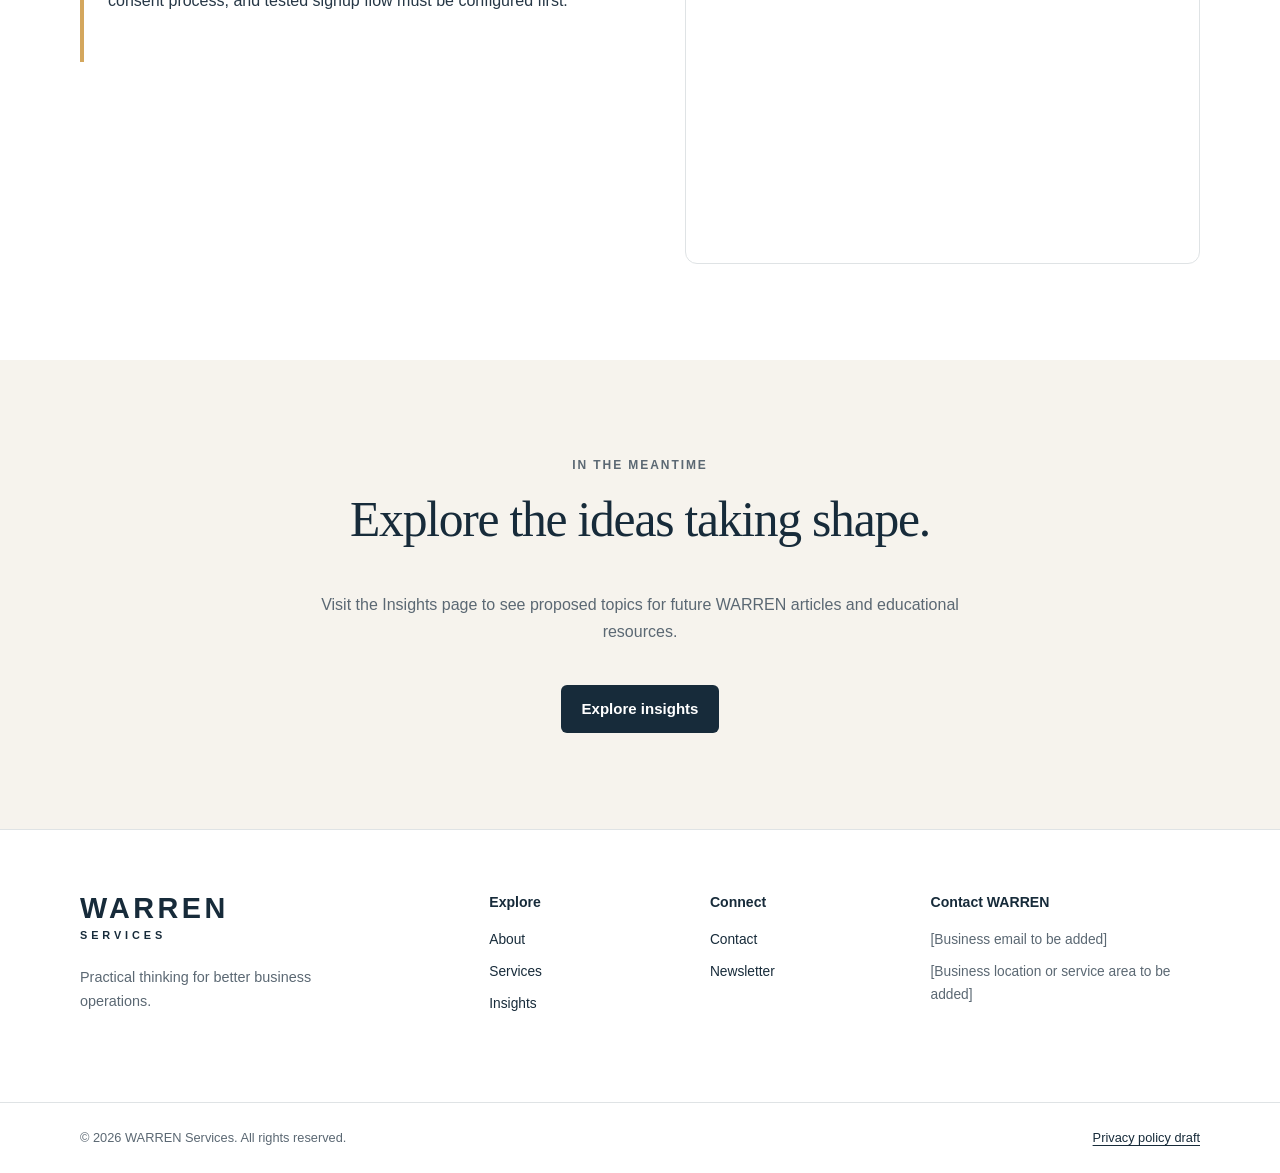
<file: newsletter.html>
<!DOCTYPE html>
<html lang="en">
<head>
  <meta charset="UTF-8">
  <meta name="viewport" content="width=device-width, initial-scale=1">
  <meta name="theme-color" content="#172B3A">
  <meta name="description" content="Learn about the planned WARREN Services newsletter covering business operations, process improvement, structured problem-solving, and practical decision-making.">
  <meta property="og:type" content="website">
  <meta property="og:title" content="WARREN Services Newsletter">
  <meta property="og:description" content="Practical ideas for clearer thinking and better business operations.">
  <title>Newsletter | WARREN Services</title>
  <link rel="stylesheet" href="styles.css">
  <script src="script.js" defer></script>
</head>
<body>
  <a class="skip-link" href="#main">Skip to main content</a>

  <header class="site-header">
    <div class="container header-inner">
      <a class="brand" href="index.html" aria-label="WARREN Services home">
        <span class="brand-name">WARREN</span>
        <span class="brand-subtitle">SERVICES</span>
      </a>

      <button class="menu-toggle" type="button"
              aria-expanded="false" aria-controls="primary-navigation">
        <span class="menu-toggle-label">Menu</span>
        <span class="menu-icon" aria-hidden="true">&#9776;</span>
      </button>

      <nav class="primary-navigation" id="primary-navigation"
           aria-label="Main navigation">
        <a href="index.html">Home</a>
        <a href="about.html">About</a>
        <a href="services.html">Services</a>
        <a href="insights.html">Insights</a>
        <a class="nav-cta" href="contact.html">Contact WARREN</a>
      </nav>
    </div>
  </header>

  <main id="main">
    <section class="page-hero">
      <div class="container">
        <p class="eyebrow">THE WARREN NEWSLETTER</p>
        <h1>Ideas worth putting to work.</h1>
        <p class="page-intro">
          A planned newsletter about understanding operational problems,
          examining business processes, making clearer decisions,
          and finding practical opportunities for improvement.
        </p>
      </div>
    </section>

    <section class="section">
      <div class="container split-section">
        <div>
          <p class="eyebrow">WHAT TO EXPECT</p>
          <h2>Useful thinking, not unnecessary noise.</h2>
          <p>
            The intended newsletter will share selected WARREN articles,
            practical frameworks, questions worth considering, and
            perspectives on improving how organizations work.
          </p>
          <p>
            The aim is to make complex operational topics easier to
            understand and connect useful ideas to real-world decisions.
          </p>
        </div>

        <div>
          <div class="content-card" style="min-height: 0;">
            <span class="card-index">PLANNED CONTENT</span>
            <h3>Practical and focused</h3>
            <p>
              Perspectives on process improvement, root-cause analysis,
              organizational effectiveness, and structured decision-making.
            </p>

            <h3>Thoughtfully prepared</h3>
            <p>
              Content will be reviewed for clarity, relevance, and
              factual support where appropriate.
            </p>

            <h3>Manageable frequency</h3>
            <p>
              A publication schedule will be established before
              subscriptions open.
            </p>
          </div>
        </div>
      </div>
    </section>

    <section class="section section-white">
      <div class="container split-section">
        <div>
          <p class="eyebrow">SUBSCRIPTION</p>
          <h2>Join when subscriptions open.</h2>
          <p>
            The newsletter signup process is being prepared. No
            subscription list or email-marketing integration is
            active through this page yet.
          </p>

          <div class="draft-notice">
            <strong>Signup is not active</strong>
            <p>
              This form does not send or save your email address.
              Do not enter an address expecting to receive a subscription
              confirmation. A legitimate email-marketing provider,
              appropriate consent process, and tested signup flow
              must be configured first.
            </p>
          </div>
        </div>

        <div class="form-panel">
          <h2>Newsletter signup</h2>  
            
<iframe
  width="540"
  height="500"
  src="https://84b87dda.sibforms.com/v2/serve/[base64]"
  frameborder="0"
  scrolling="auto"
  allowfullscreen
  style="display: block; margin-left: auto; margin-right: auto; max-width: 100%;"
  title="WARREN Services newsletter signup">
</iframe>

            
        </div>
      </div>
    </section>

    <section class="section">
      <div class="container closing-cta">
        <p class="eyebrow">IN THE MEANTIME</p>
        <h2>Explore the ideas taking shape.</h2>
        <p>
          Visit the Insights page to see proposed topics for future
          WARREN articles and educational resources.
        </p>
        <a class="button button-primary" href="insights.html">Explore insights</a>
      </div>
    </section>
  </main>

  <footer class="site-footer">
    <div class="container footer-main">
      <div class="footer-brand">
        <a class="brand brand-footer" href="index.html">
          <span class="brand-name">WARREN</span>
          <span class="brand-subtitle">SERVICES</span>
        </a>
        <p>Practical thinking for better business operations.</p>
      </div>

      <div class="footer-column">
        <h2>Explore</h2>
        <a href="about.html">About</a>
        <a href="services.html">Services</a>
        <a href="insights.html">Insights</a>
      </div>

      <div class="footer-column">
        <h2>Connect</h2>
        <a href="contact.html">Contact</a>
        <a href="newsletter.html" aria-current="page">Newsletter</a>
      </div>

      <div class="footer-column">
        <h2>Contact WARREN</h2>
        <p class="placeholder-note">[Business email to be added]</p>
        <p class="placeholder-note">[Business location or service area to be added]</p>
      </div>
    </div>

    <div class="footer-bottom">
      <div class="container footer-bottom-inner">
        <p>&copy; <span id="current-year">2026</span> WARREN Services. All rights reserved.</p>
        <a href="privacy.html">Privacy policy draft</a>
      </div>
    </div>
  </footer>
</body>
</html>
</file>
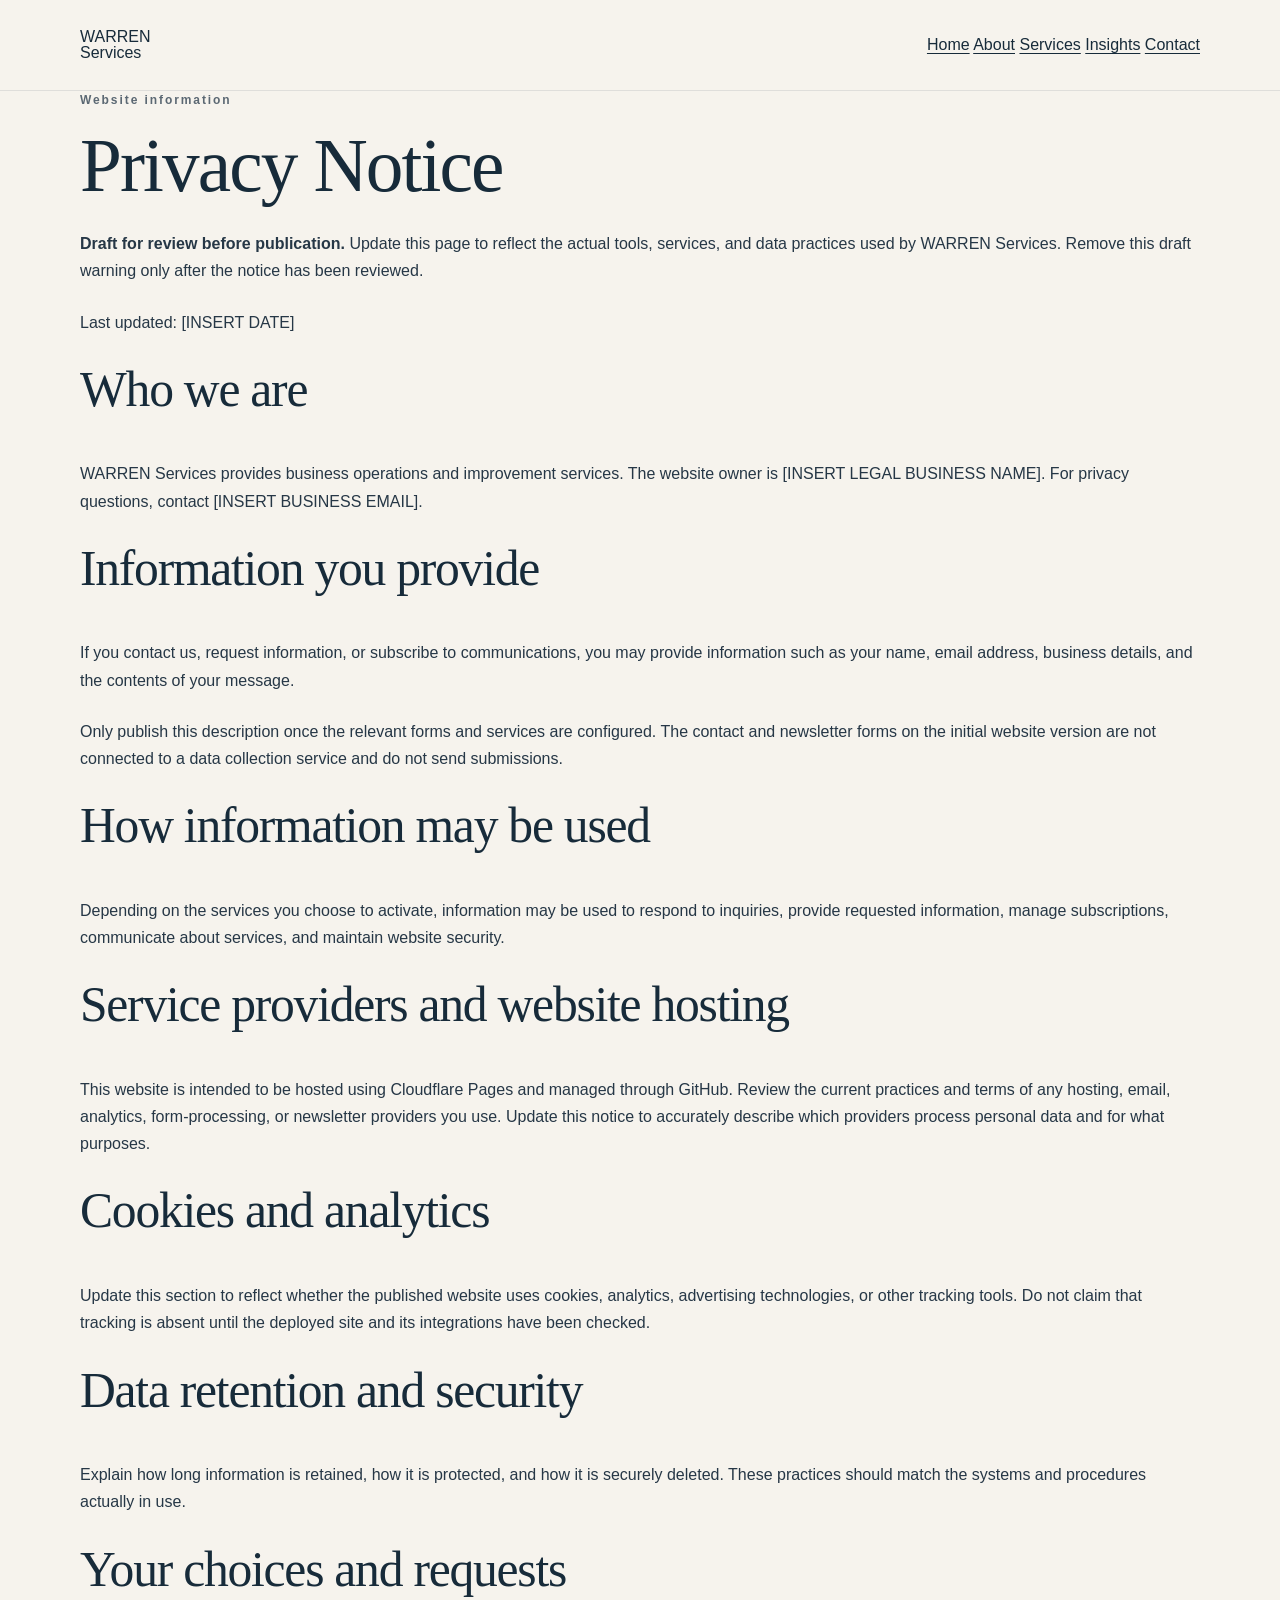
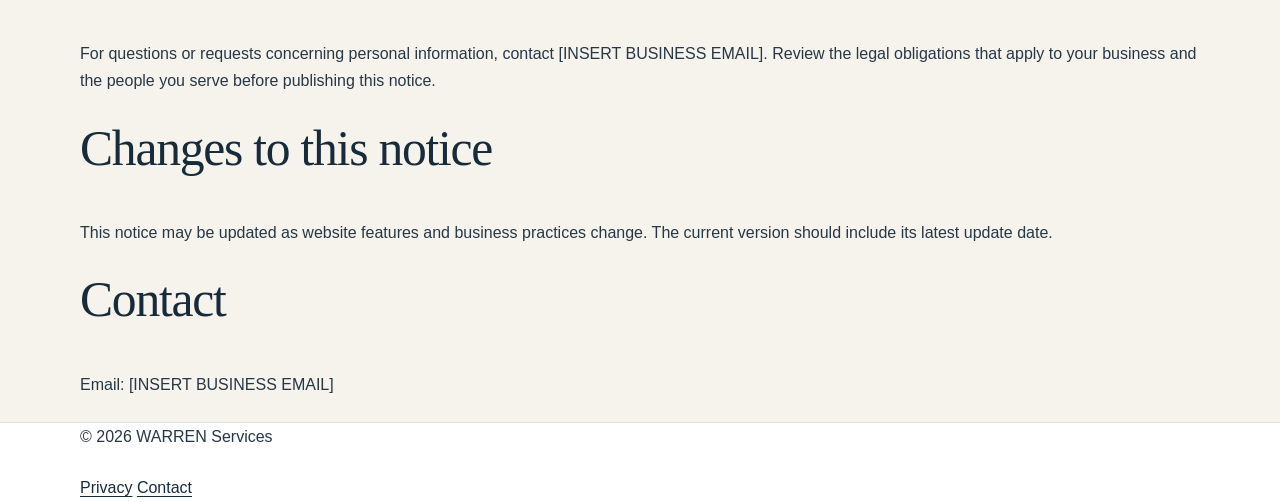
<file: privacy.html>
<!DOCTYPE html>
<html lang="en">
<head>
  <meta charset="UTF-8">
  <meta name="viewport" content="width=device-width, initial-scale=1.0">
  <meta name="description" content="WARREN Services privacy notice.">
  <title>Privacy Notice | WARREN Services</title>
  <link rel="stylesheet" href="styles.css">
  <script src="script.js" defer></script>
</head>
<body>
  <header class="site-header">
    <div class="container header-inner">
      <a class="brand" href="index.html" aria-label="WARREN Services home">
        WARREN <span>Services</span>
      </a>
      <button class="menu-toggle" type="button" aria-expanded="false"
        aria-controls="primary-navigation">Menu</button>
      <nav id="primary-navigation" class="site-nav" aria-label="Main navigation">
        <a href="index.html">Home</a>
        <a href="about.html">About</a>
        <a href="services.html">Services</a>
        <a href="insights.html">Insights</a>
        <a href="contact.html">Contact</a>
      </nav>
    </div>
  </header>

  <main class="container page-content">
    <p class="eyebrow">Website information</p>
    <h1>Privacy Notice</h1>

    <p><strong>Draft for review before publication.</strong> Update this page
    to reflect the actual tools, services, and data practices used by WARREN
    Services. Remove this draft warning only after the notice has been reviewed.</p>

    <p>Last updated: [INSERT DATE]</p>

    <h2>Who we are</h2>
    <p>WARREN Services provides business operations and improvement services.
    The website owner is [INSERT LEGAL BUSINESS NAME]. For privacy questions,
    contact [INSERT BUSINESS EMAIL].</p>

    <h2>Information you provide</h2>
    <p>If you contact us, request information, or subscribe to communications,
    you may provide information such as your name, email address, business
    details, and the contents of your message.</p>
    <p>Only publish this description once the relevant forms and services are
    configured. The contact and newsletter forms on the initial website
    version are not connected to a data collection service and do not send
    submissions.</p>

    <h2>How information may be used</h2>
    <p>Depending on the services you choose to activate, information may be
    used to respond to inquiries, provide requested information, manage
    subscriptions, communicate about services, and maintain website security.</p>

    <h2>Service providers and website hosting</h2>
    <p>This website is intended to be hosted using Cloudflare Pages and managed
    through GitHub. Review the current practices and terms of any hosting,
    email, analytics, form-processing, or newsletter providers you use. Update
    this notice to accurately describe which providers process personal data
    and for what purposes.</p>

    <h2>Cookies and analytics</h2>
    <p>Update this section to reflect whether the published website uses
    cookies, analytics, advertising technologies, or other tracking tools.
    Do not claim that tracking is absent until the deployed site and its
    integrations have been checked.</p>

    <h2>Data retention and security</h2>
    <p>Explain how long information is retained, how it is protected, and how
    it is securely deleted. These practices should match the systems and
    procedures actually in use.</p>

    <h2>Your choices and requests</h2>
    <p>For questions or requests concerning personal information, contact
    [INSERT BUSINESS EMAIL]. Review the legal obligations that apply to your
    business and the people you serve before publishing this notice.</p>

    <h2>Changes to this notice</h2>
    <p>This notice may be updated as website features and business practices
    change. The current version should include its latest update date.</p>

    <h2>Contact</h2>
    <p>Email: [INSERT BUSINESS EMAIL]</p>
  </main>

  <footer class="site-footer">
    <div class="container footer-inner">
      <p>&copy; <span id="current-year"></span> WARREN Services</p>
      <div class="footer-links">
        <a href="privacy.html">Privacy</a>
        <a href="contact.html">Contact</a>
      </div>
    </div>
  </footer>
</body>
</html>
</file>
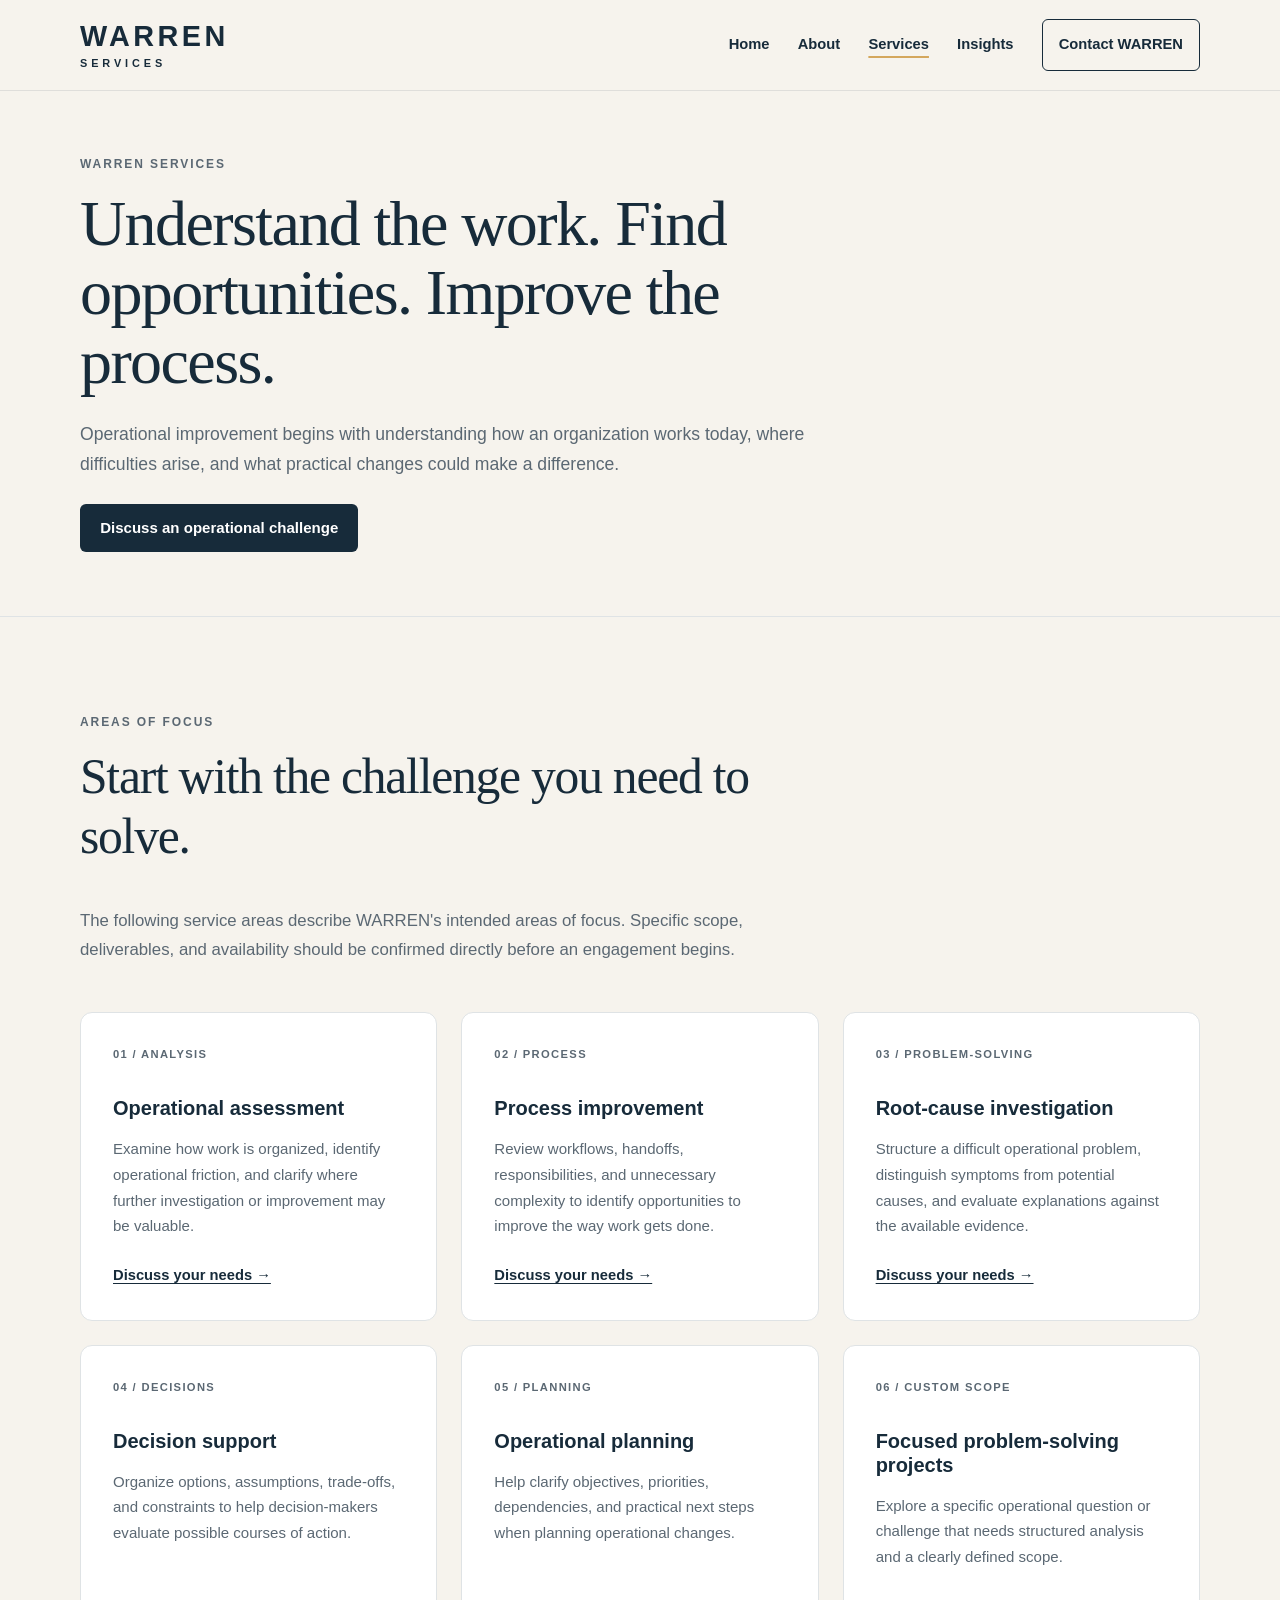
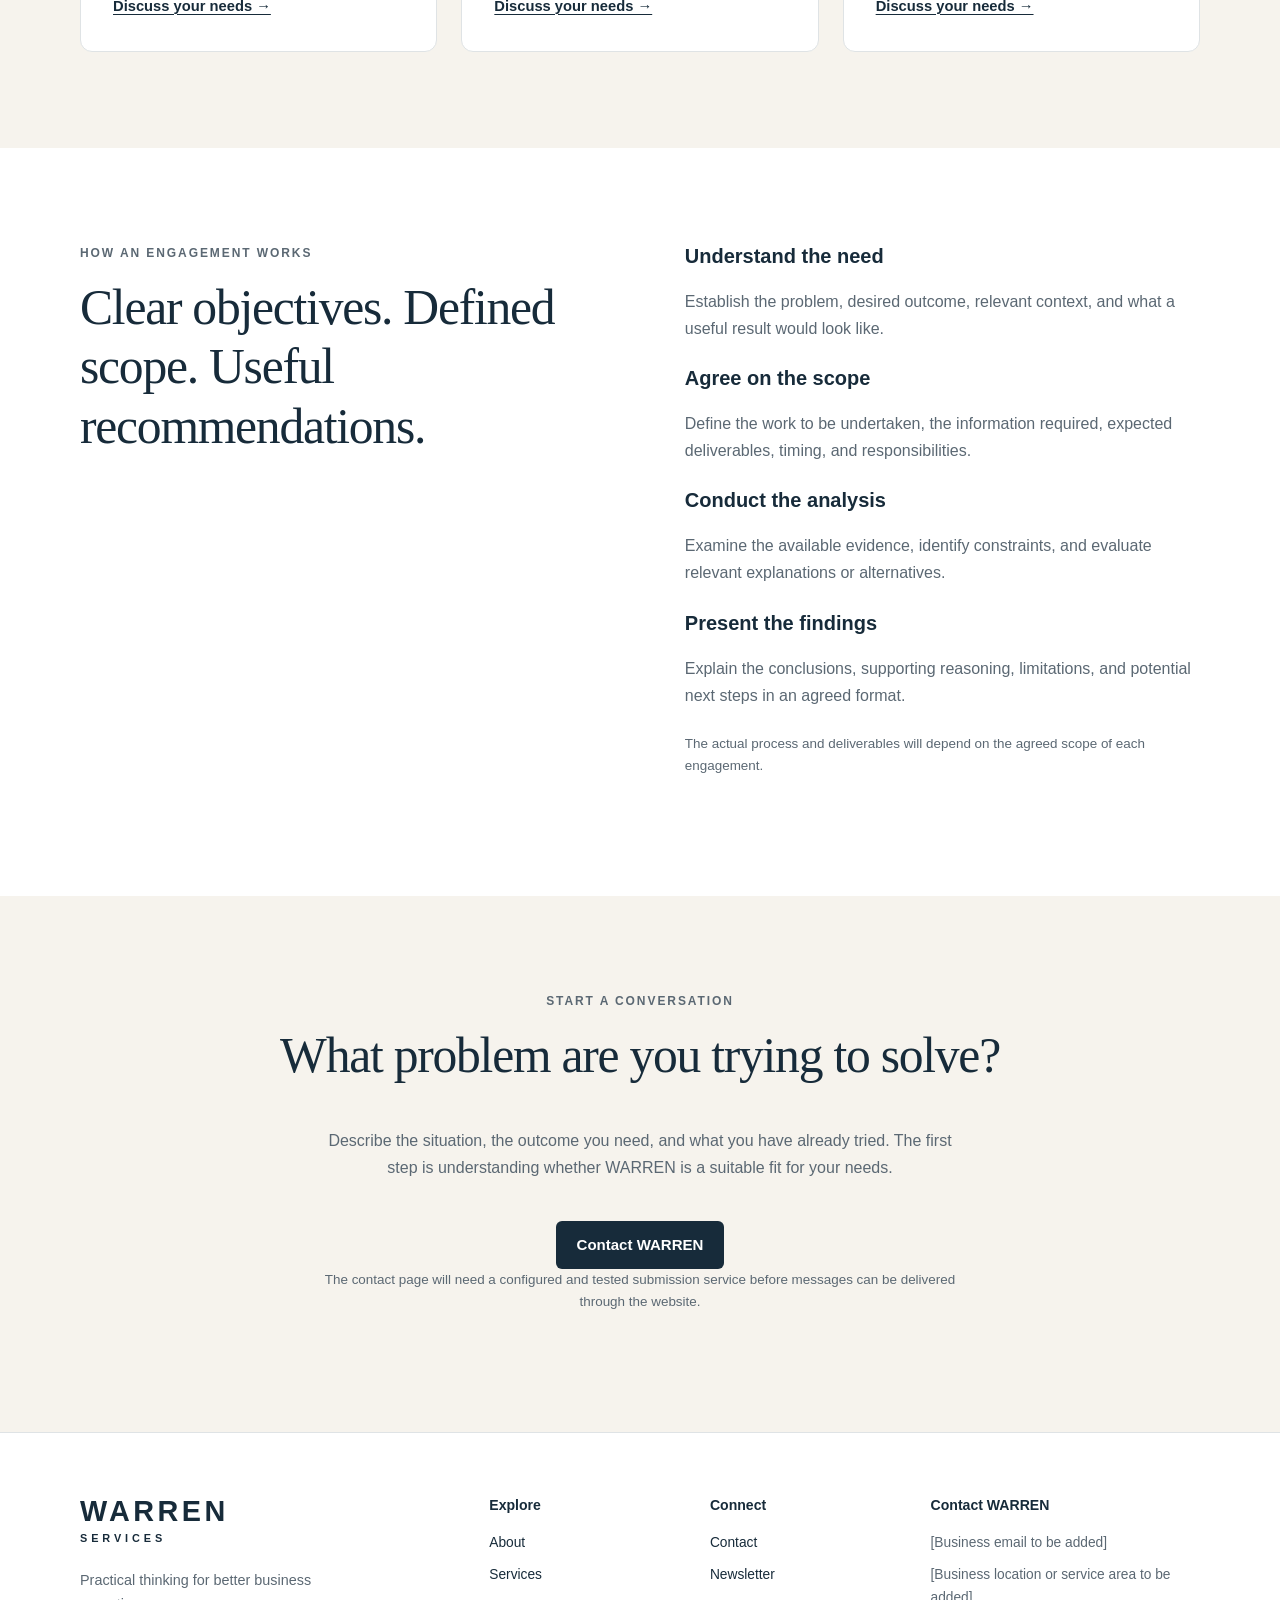
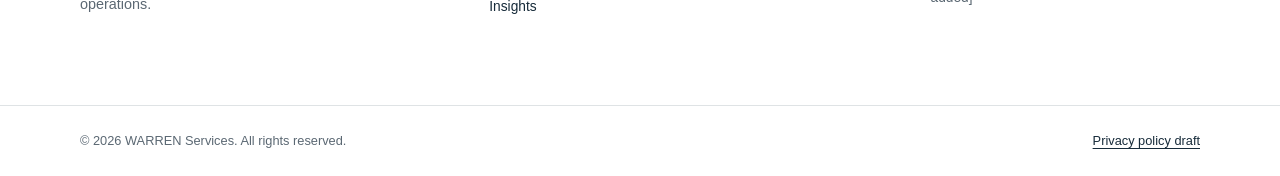
<file: services.html>
<!DOCTYPE html>
<html lang="en">
<head>
  <meta charset="UTF-8">
  <meta name="viewport" content="width=device-width, initial-scale=1">
  <meta name="theme-color" content="#172B3A">
  <meta name="description" content="Explore WARREN Services' approach to operational analysis, process improvement, problem-solving, and practical business recommendations.">
  <meta property="og:type" content="website">
  <meta property="og:title" content="Services | WARREN Services">
  <meta property="og:description" content="Practical approaches to understanding operational challenges and identifying opportunities for improvement.">
  <title>Services | WARREN Services</title>
  <link rel="stylesheet" href="styles.css">
  <script src="script.js" defer></script>
</head>
<body>
  <a class="skip-link" href="#main">Skip to main content</a>

  <header class="site-header">
    <div class="container header-inner">
      <a class="brand" href="index.html" aria-label="WARREN Services home">
        <span class="brand-name">WARREN</span>
        <span class="brand-subtitle">SERVICES</span>
      </a>

      <button class="menu-toggle" type="button"
              aria-expanded="false" aria-controls="primary-navigation">
        <span class="menu-toggle-label">Menu</span>
        <span class="menu-icon" aria-hidden="true">&#9776;</span>
      </button>

      <nav class="primary-navigation" id="primary-navigation"
           aria-label="Main navigation">
        <a href="index.html">Home</a>
        <a href="about.html">About</a>
        <a href="services.html" aria-current="page">Services</a>
        <a href="insights.html">Insights</a>
        <a class="nav-cta" href="contact.html">Contact WARREN</a>
      </nav>
    </div>
  </header>

  <main id="main">
    <section class="page-hero">
      <div class="container">
        <p class="eyebrow">WARREN SERVICES</p>
        <h1>Understand the work. Find opportunities. Improve the process.</h1>
        <p class="page-intro">
          Operational improvement begins with understanding how an
          organization works today, where difficulties arise, and what
          practical changes could make a difference.
        </p>
        <a class="button button-primary" href="contact.html">
          Discuss an operational challenge
        </a>
      </div>
    </section>

    <section class="section">
      <div class="container">
        <div class="section-heading">
          <p class="eyebrow">AREAS OF FOCUS</p>
          <h2>Start with the challenge you need to solve.</h2>
          <p>
            The following service areas describe WARREN's intended
            areas of focus. Specific scope, deliverables, and availability
            should be confirmed directly before an engagement begins.
          </p>
        </div>

        <div class="card-grid">
          <article class="content-card">
            <span class="card-index">01 / ANALYSIS</span>
            <h3>Operational assessment</h3>
            <p>
              Examine how work is organized, identify operational
              friction, and clarify where further investigation or
              improvement may be valuable.
            </p>
            <a class="text-link" href="#engagement">Discuss your needs &rarr;</a>
          </article>

          <article class="content-card">
            <span class="card-index">02 / PROCESS</span>
            <h3>Process improvement</h3>
            <p>
              Review workflows, handoffs, responsibilities, and
              unnecessary complexity to identify opportunities to
              improve the way work gets done.
            </p>
            <a class="text-link" href="#engagement">Discuss your needs &rarr;</a>
          </article>

          <article class="content-card">
            <span class="card-index">03 / PROBLEM-SOLVING</span>
            <h3>Root-cause investigation</h3>
            <p>
              Structure a difficult operational problem, distinguish
              symptoms from potential causes, and evaluate explanations
              against the available evidence.
            </p>
            <a class="text-link" href="#engagement">Discuss your needs &rarr;</a>
          </article>

          <article class="content-card">
            <span class="card-index">04 / DECISIONS</span>
            <h3>Decision support</h3>
            <p>
              Organize options, assumptions, trade-offs, and constraints
              to help decision-makers evaluate possible courses of action.
            </p>
            <a class="text-link" href="#engagement">Discuss your needs &rarr;</a>
          </article>

          <article class="content-card">
            <span class="card-index">05 / PLANNING</span>
            <h3>Operational planning</h3>
            <p>
              Help clarify objectives, priorities, dependencies, and
              practical next steps when planning operational changes.
            </p>
            <a class="text-link" href="#engagement">Discuss your needs &rarr;</a>
          </article>

          <article class="content-card">
            <span class="card-index">06 / CUSTOM SCOPE</span>
            <h3>Focused problem-solving projects</h3>
            <p>
              Explore a specific operational question or challenge
              that needs structured analysis and a clearly defined scope.
            </p>
            <a class="text-link" href="#engagement">Discuss your needs &rarr;</a>
          </article>
        </div>
      </div>
    </section>

    <section class="section section-white">
      <div class="container split-section">
        <div>
          <p class="eyebrow">HOW AN ENGAGEMENT WORKS</p>
          <h2>Clear objectives. Defined scope. Useful recommendations.</h2>
        </div>

        <div class="split-copy">
          <h3>Understand the need</h3>
          <p>
            Establish the problem, desired outcome, relevant context,
            and what a useful result would look like.
          </p>

          <h3>Agree on the scope</h3>
          <p>
            Define the work to be undertaken, the information required,
            expected deliverables, timing, and responsibilities.
          </p>

          <h3>Conduct the analysis</h3>
          <p>
            Examine the available evidence, identify constraints,
            and evaluate relevant explanations or alternatives.
          </p>

          <h3>Present the findings</h3>
          <p>
            Explain the conclusions, supporting reasoning, limitations,
            and potential next steps in an agreed format.
          </p>

          <p class="small-note">
            The actual process and deliverables will depend on the
            agreed scope of each engagement.
          </p>
        </div>
      </div>
    </section>

    <section class="section" id="engagement">
      <div class="container closing-cta">
        <p class="eyebrow">START A CONVERSATION</p>
        <h2>What problem are you trying to solve?</h2>
        <p>
          Describe the situation, the outcome you need, and what
          you have already tried. The first step is understanding
          whether WARREN is a suitable fit for your needs.
        </p>
        <a class="button button-primary" href="contact.html">
          Contact WARREN
        </a>
        <p class="small-note">
          The contact page will need a configured and tested submission
          service before messages can be delivered through the website.
        </p>
      </div>
    </section>
  </main>

  <footer class="site-footer">
    <div class="container footer-main">
      <div class="footer-brand">
        <a class="brand brand-footer" href="index.html">
          <span class="brand-name">WARREN</span>
          <span class="brand-subtitle">SERVICES</span>
        </a>
        <p>Practical thinking for better business operations.</p>
      </div>

      <div class="footer-column">
        <h2>Explore</h2>
        <a href="about.html">About</a>
        <a href="services.html" aria-current="page">Services</a>
        <a href="insights.html">Insights</a>
      </div>

      <div class="footer-column">
        <h2>Connect</h2>
        <a href="contact.html">Contact</a>
        <a href="newsletter.html">Newsletter</a>
      </div>

      <div class="footer-column">
        <h2>Contact WARREN</h2>
        <p class="placeholder-note">[Business email to be added]</p>
        <p class="placeholder-note">[Business location or service area to be added]</p>
      </div>
    </div>

    <div class="footer-bottom">
      <div class="container footer-bottom-inner">
        <p>&copy; <span id="current-year">2026</span> WARREN Services. All rights reserved.</p>
        <a href="privacy.html">Privacy policy draft</a>
      </div>
    </div>
  </footer>
</body>
</html>
</file>
<file: styles.css>
/* WARREN Services
   Shared site styles.
   Edit the variables below to change the site's visual identity. */

:root {
  color-scheme: light;

  --color-navy: #172B3A;
  --color-navy-light: #243E50;
  --color-ivory: #F6F3ED;
  --color-white: #FFFFFF;
  --color-gold: #D4A75D;
  --color-text: #263746;
  --color-muted: #5B6873;
  --color-border: #DFE3E5;
  --color-surface: #EEF1F2;
  --color-error: #A62F2F;
  --color-success: #246B4A;

  --font-body: Arial, Helvetica, sans-serif;
  --font-heading: Georgia, "Times New Roman", serif;

  --width-content: 1120px;
  --radius-small: 6px;
  --radius-medium: 12px;
  --shadow-card: 0 12px 32px rgba(23, 43, 58, 0.07);

  --space-1: 0.5rem;
  --space-2: 1rem;
  --space-3: 1.5rem;
  --space-4: 2rem;
  --space-5: 3rem;
  --space-6: 4rem;
  --space-7: 6rem;
}

* {
  box-sizing: border-box;
}

html {
  scroll-behavior: smooth;
  scroll-padding-top: 6rem;
}

body {
  margin: 0;
  background: var(--color-ivory);
  color: var(--color-text);
  font-family: var(--font-body);
  font-size: 16px;
  line-height: 1.7;
  -webkit-font-smoothing: antialiased;
}

img,
svg {
  max-width: 100%;
}

a {
  color: var(--color-navy);
  text-underline-offset: 0.2em;
}

a:hover {
  color: var(--color-navy-light);
}

a:focus-visible,
button:focus-visible,
input:focus-visible,
textarea:focus-visible,
select:focus-visible {
  outline: 3px solid var(--color-gold);
  outline-offset: 4px;
}

button,
input,
textarea,
select {
  font: inherit;
}

button {
  cursor: pointer;
}

h1,
h2,
h3,
p {
  margin-top: 0;
}

h1,
h2,
h3 {
  color: var(--color-navy);
  line-height: 1.2;
}

h1,
h2 {
  font-family: var(--font-heading);
  font-weight: 500;
  letter-spacing: -0.025em;
}

h1 {
  max-width: 760px;
  margin-bottom: var(--space-3);
  font-size: clamp(2.6rem, 6vw, 4.7rem);
  line-height: 1.08;
}

h2 {
  font-size: clamp(2rem, 4vw, 3.1rem);
}

h3 {
  font-size: 1.25rem;
}

p {
  margin-bottom: var(--space-3);
}

.container {
  width: min(var(--width-content), calc(100% - 3rem));
  margin-inline: auto;
}

.section {
  padding-block: var(--space-7);
}

.section-white {
  background: var(--color-white);
}

.skip-link {
  position: absolute;
  z-index: 1000;
  top: 0.5rem;
  left: 0.5rem;
  padding: 0.75rem 1rem;
  transform: translateY(-150%);
  background: var(--color-white);
  color: var(--color-navy);
  border: 2px solid var(--color-navy);
}

.skip-link:focus {
  transform: translateY(0);
}

/* Header and navigation */

.site-header {
  position: relative;
  z-index: 10;
  background: var(--color-ivory);
  border-bottom: 1px solid rgba(23, 43, 58, 0.1);
}

.header-inner {
  min-height: 90px;
  display: flex;
  align-items: center;
  justify-content: space-between;
  gap: var(--space-3);
}

.brand {
  display: inline-flex;
  flex-direction: column;
  align-items: flex-start;
  color: var(--color-navy);
  text-decoration: none;
  line-height: 1;
}

.brand-name {
  font-size: 1.8rem;
  font-weight: 800;
  letter-spacing: 0.12em;
}

.brand-subtitle {
  margin-top: 0.45rem;
  font-size: 0.68rem;
  font-weight: 700;
  letter-spacing: 0.36em;
}

.primary-navigation {
  display: flex;
  align-items: center;
  gap: clamp(1rem, 2.2vw, 2rem);
}

.primary-navigation a {
  font-size: 0.92rem;
  font-weight: 600;
  text-decoration: none;
}

.primary-navigation a[aria-current="page"] {
  text-decoration: underline;
  text-decoration-color: var(--color-gold);
  text-decoration-thickness: 2px;
  text-underline-offset: 7px;
}

.primary-navigation .nav-cta {
  padding: 0.8rem 1rem;
  border: 1px solid var(--color-navy);
  border-radius: var(--radius-small);
}

.primary-navigation .nav-cta:hover {
  background: var(--color-navy);
  color: var(--color-white);
}

.menu-toggle {
  display: none;
  align-items: center;
  gap: 0.6rem;
  padding: 0.6rem 0.8rem;
  border: 1px solid var(--color-border);
  border-radius: var(--radius-small);
  background: transparent;
  color: var(--color-navy);
}

/* Shared components */

.eyebrow {
  margin-bottom: var(--space-2);
  color: var(--color-muted);
  font-size: 0.75rem;
  font-weight: 800;
  letter-spacing: 0.16em;
  line-height: 1.5;
}

.text-accent {
  color: var(--color-navy-light);
  text-decoration: underline;
  text-decoration-color: var(--color-gold);
  text-decoration-thickness: 0.09em;
  text-underline-offset: 0.12em;
}

.button-group {
  display: flex;
  flex-wrap: wrap;
  align-items: center;
  gap: var(--space-2);
  margin-block: var(--space-4);
}

.button {
  display: inline-flex;
  min-height: 48px;
  align-items: center;
  justify-content: center;
  padding: 0.8rem 1.2rem;
  border: 1px solid transparent;
  border-radius: var(--radius-small);
  font-size: 0.94rem;
  font-weight: 700;
  line-height: 1.35;
  text-align: center;
  text-decoration: none;
  transition: background-color 160ms ease, color 160ms ease,
    border-color 160ms ease;
}

.button-primary {
  background: var(--color-navy);
  color: var(--color-white);
}

.button-primary:hover {
  background: var(--color-navy-light);
  color: var(--color-white);
}

.button-secondary {
  background: transparent;
  border-color: var(--color-navy);
  color: var(--color-navy);
}

.button-secondary:hover {
  background: var(--color-navy);
  color: var(--color-white);
}

.text-link {
  display: inline-block;
  margin-top: auto;
  font-size: 0.92rem;
  font-weight: 700;
  text-decoration-thickness: 1px;
}

.small-note {
  color: var(--color-muted);
  font-size: 0.84rem;
  line-height: 1.6;
}

.placeholder-note {
  color: var(--color-muted);
  font-size: 0.9rem;
  overflow-wrap: anywhere;
}

/* Home page hero */

.hero {
  padding-top: clamp(4rem, 9vw, 7.5rem);
  padding-bottom: clamp(4rem, 8vw, 7rem);
}

.hero-grid {
  display: grid;
  grid-template-columns: minmax(0, 1.25fr) minmax(300px, 0.75fr);
  align-items: center;
  gap: clamp(3rem, 7vw, 6rem);
}

.hero-description {
  max-width: 660px;
  color: var(--color-muted);
  font-size: clamp(1.05rem, 2vw, 1.18rem);
  line-height: 1.85;
}

.hero-note {
  max-width: 520px;
  margin-bottom: 0;
  color: var(--color-muted);
  font-size: 0.85rem;
}

.hero-panel {
  padding: clamp(1.5rem, 3vw, 2.3rem);
  border: 1px solid rgba(23, 43, 58, 0.1);
  border-radius: var(--radius-medium);
  background: var(--color-white);
  box-shadow: var(--shadow-card);
}

.panel-topline {
  display: flex;
  align-items: center;
  gap: 0.65rem;
  padding-bottom: var(--space-3);
  border-bottom: 1px solid var(--color-border);
  color: var(--color-muted);
  font-size: 0.72rem;
  font-weight: 800;
  letter-spacing: 0.1em;
}

.panel-dot {
  width: 9px;
  height: 9px;
  border-radius: 50%;
  background: var(--color-gold);
}

.approach-step {
  display: grid;
  grid-template-columns: 42px 1fr;
  gap: var(--space-2);
  padding-block: var(--space-3);
  border-bottom: 1px solid var(--color-border);
}

.step-number {
  color: var(--color-muted);
  font-size: 0.82rem;
  font-weight: 700;
}

.approach-step h2 {
  margin-bottom: 0.4rem;
  font-family: var(--font-body);
  font-size: 1.05rem;
  font-weight: 700;
  letter-spacing: 0;
}

.approach-step p {
  margin-bottom: 0;
  color: var(--color-muted);
  font-size: 0.9rem;
  line-height: 1.65;
}

.panel-footnote {
  margin: var(--space-3) 0 0;
  color: var(--color-muted);
  font-size: 0.8rem;
}

/* Section headings and content cards */

.section-heading {
  max-width: 720px;
  margin-bottom: var(--space-5);
}

.section-heading > p:last-child {
  color: var(--color-muted);
  font-size: 1.05rem;
}

.card-grid {
  display: grid;
  grid-template-columns: repeat(3, minmax(0, 1fr));
  gap: var(--space-3);
}

.content-card {
  display: flex;
  flex-direction: column;
  align-items: flex-start;
  min-height: 290px;
  padding: var(--space-4);
  border: 1px solid var(--color-border);
  border-radius: var(--radius-medium);
  background: var(--color-white);
}

.card-index {
  display: block;
  margin-bottom: var(--space-4);
  color: var(--color-muted);
  font-size: 0.7rem;
  font-weight: 800;
  letter-spacing: 0.12em;
}

.content-card h3 {
  margin-bottom: var(--space-2);
}

.content-card p {
  margin-bottom: var(--space-3);
  color: var(--color-muted);
  font-size: 0.94rem;
}

/* Editorial split section */

.split-section {
  display: grid;
  grid-template-columns: minmax(0, 1fr) minmax(0, 1fr);
  gap: clamp(2rem, 7vw, 7rem);
}

.split-section h2 {
  max-width: 520px;
}

.split-copy p {
  color: var(--color-muted);
}

.split-copy .text-link {
  margin-top: 0;
}

/* Insights and newsletter */

.insights-callout {
  display: flex;
  align-items: center;
  justify-content: space-between;
  gap: var(--space-4);
  padding: clamp(1.5rem, 4vw, 3rem);
  border-radius: var(--radius-medium);
  background: var(--color-ivory);
}

.insights-callout > div {
  max-width: 620px;
}

.insights-callout h3 {
  font-family: var(--font-heading);
  font-size: clamp(1.5rem, 3vw, 2.1rem);
  font-weight: 500;
}

.insights-callout p:last-child {
  margin-bottom: 0;
  color: var(--color-muted);
}

.callout-label {
  display: block;
  margin-bottom: var(--space-2);
  color: var(--color-muted);
  font-size: 0.7rem;
  font-weight: 800;
  letter-spacing: 0.12em;
}

.newsletter-section {
  background: var(--color-navy);
  color: var(--color-white);
}

.newsletter-inner {
  display: flex;
  align-items: center;
  justify-content: space-between;
  gap: var(--space-5);
}

.newsletter-section .eyebrow,
.newsletter-section h2,
.newsletter-section p {
  color: var(--color-white);
}

.newsletter-inner > div:first-child {
  max-width: 650px;
}

.newsletter-inner h2 {
  margin-bottom: var(--space-2);
}

.newsletter-inner p {
  margin-bottom: 0;
  opacity: 0.86;
}

.newsletter-action {
  min-width: 220px;
}

.newsletter-action .button {
  background: var(--color-white);
  border-color: var(--color-white);
  color: var(--color-navy);
}

.newsletter-action .button:hover {
  background: var(--color-ivory);
}

.newsletter-action .small-note {
  margin-top: var(--space-2);
  font-size: 0.78rem;
}

.closing-cta {
  max-width: 800px;
  text-align: center;
}

.closing-cta > p:not(.eyebrow) {
  max-width: 650px;
  margin-inline: auto;
  color: var(--color-muted);
}

.closing-cta .button {
  margin-top: var(--space-2);
}

/* Footer */

.site-footer {
  background: var(--color-white);
  border-top: 1px solid var(--color-border);
}

.footer-main {
  display: grid;
  grid-template-columns: 1.4fr 0.7fr 0.7fr 1fr;
  gap: var(--space-4);
  padding-block: var(--space-6);
}

.brand-footer {
  margin-bottom: var(--space-3);
}

.footer-brand > p {
  max-width: 240px;
  color: var(--color-muted);
  font-size: 0.9rem;
}

.footer-column {
  display: flex;
  flex-direction: column;
  align-items: flex-start;
  gap: 0.55rem;
}

.footer-column h2 {
  margin-bottom: 0.5rem;
  font-family: var(--font-body);
  font-size: 0.88rem;
  font-weight: 800;
  letter-spacing: 0;
}

.footer-column a,
.footer-column p {
  margin: 0;
  font-size: 0.86rem;
}

.footer-column a {
  text-decoration: none;
}

.social-placeholder {
  padding-bottom: var(--space-3);
}

.social-placeholder p {
  margin-bottom: 0;
}

.footer-bottom {
  border-top: 1px solid var(--color-border);
}

.footer-bottom-inner {
  display: flex;
  justify-content: space-between;
  align-items: center;
  gap: var(--space-2);
  padding-block: var(--space-3);
}

.footer-bottom p,
.footer-bottom a {
  margin: 0;
  font-size: 0.8rem;
}

.footer-bottom p {
  color: var(--color-muted);
}

/* Additional page templates and forms */

.page-hero {
  padding-block: var(--space-6);
  border-bottom: 1px solid var(--color-border);
}

.page-hero h1 {
  font-size: clamp(2.4rem, 5vw, 4rem);
}

.page-intro {
  max-width: 760px;
  color: var(--color-muted);
  font-size: 1.1rem;
}

.prose {
  max-width: 780px;
}

.prose h2 {
  margin-top: var(--space-5);
  font-size: 1.8rem;
}

.prose p,
.prose li {
  color: var(--color-muted);
}

.form-panel {
  max-width: 760px;
  padding: clamp(1.25rem, 4vw, 2.5rem);
  border: 1px solid var(--color-border);
  border-radius: var(--radius-medium);
  background: var(--color-white);
}

.form-field {
  display: flex;
  flex-direction: column;
  gap: 0.4rem;
  margin-bottom: var(--space-3);
}

.form-field label {
  color: var(--color-navy);
  font-size: 0.92rem;
  font-weight: 700;
}

.form-field input,
.form-field textarea,
.form-field select {
  width: 100%;
  min-height: 48px;
  padding: 0.75rem;
  border: 1px solid #AEB8BE;
  border-radius: var(--radius-small);
  background: var(--color-white);
  color: var(--color-text);
}

.form-field textarea {
  min-height: 160px;
  resize: vertical;
}

.form-help {
  color: var(--color-muted);
  font-size: 0.82rem;
}

.form-status {
  margin-top: var(--space-2);
  font-size: 0.92rem;
}

.form-status:empty {
  display: none;
}

.form-status[data-state="error"] {
  color: var(--color-error);
}

.form-status[data-state="success"] {
  color: var(--color-success);
}

.draft-notice {
  padding: var(--space-3);
  border-left: 4px solid var(--color-gold);
  background: var(--color-white);
}

.article-grid {
  display: grid;
  grid-template-columns: repeat(3, minmax(0, 1fr));
  gap: var(--space-3);
}

.article-card {
  padding: var(--space-3);
  border: 1px solid var(--color-border);
  border-radius: var(--radius-medium);
  background: var(--color-white);
}

.article-card p {
  color: var(--color-muted);
}

.article-status {
  color: var(--color-muted);
  font-size: 0.74rem;
  font-weight: 800;
  letter-spacing: 0.08em;
  text-transform: uppercase;
}

/* Responsive layouts */

@media (max-width: 900px) {
  .hero-grid {
    grid-template-columns: 1fr;
    gap: var(--space-5);
  }

  .hero-panel {
    max-width: 620px;
  }

  .card-grid,
  .article-grid {
    grid-template-columns: repeat(2, minmax(0, 1fr));
  }

  .footer-main {
    grid-template-columns: repeat(2, minmax(0, 1fr));
  }
}

@media (max-width: 760px) {
  .container {
    width: min(var(--width-content), calc(100% - 2rem));
  }

  .header-inner {
    min-height: 76px;
    flex-wrap: wrap;
    padding-block: 0.75rem;
  }

  .brand-name {
    font-size: 1.55rem;
  }

  .menu-toggle {
    display: inline-flex;
  }

  .primary-navigation {
    display: none;
    width: 100%;
    flex-direction: column;
    align-items: stretch;
    gap: 0;
    padding-block: 0.5rem;
  }

  .primary-navigation.is-open {
    display: flex;
  }

  .primary-navigation a {
    padding: 0.85rem 0.25rem;
  }

  .primary-navigation .nav-cta {
    margin-top: 0.5rem;
    padding-inline: 0.85rem;
    text-align: center;
  }

  .section {
    padding-block: var(--space-6);
  }

  .hero {
    padding-top: var(--space-6);
  }

  .split-section {
    grid-template-columns: 1fr;
    gap: var(--space-2);
  }

  .insights-callout,
  .newsletter-inner {
    align-items: flex-start;
    flex-direction: column;
  }

  .newsletter-action {
    width: 100%;
  }

  .newsletter-action .button {
    width: 100%;
  }
}

@media (max-width: 520px) {
  h1 {
    font-size: clamp(2.35rem, 11vw, 3.3rem);
  }

  .card-grid,
  .article-grid,
  .footer-main {
    grid-template-columns: 1fr;
  }

  .content-card {
    min-height: 0;
  }

  .button-group {
    align-items: stretch;
    flex-direction: column;
  }

  .button-group .button {
    width: 100%;
  }

  .footer-bottom-inner {
    align-items: flex-start;
    flex-direction: column;
  }
}

@media (prefers-reduced-motion: reduce) {
  *,
  *::before,
  *::after {
    scroll-behavior: auto !important;
    animation-duration: 0.01ms !important;
    animation-iteration-count: 1 !important;
    transition-duration: 0.01ms !important;
  }
}
</file>
